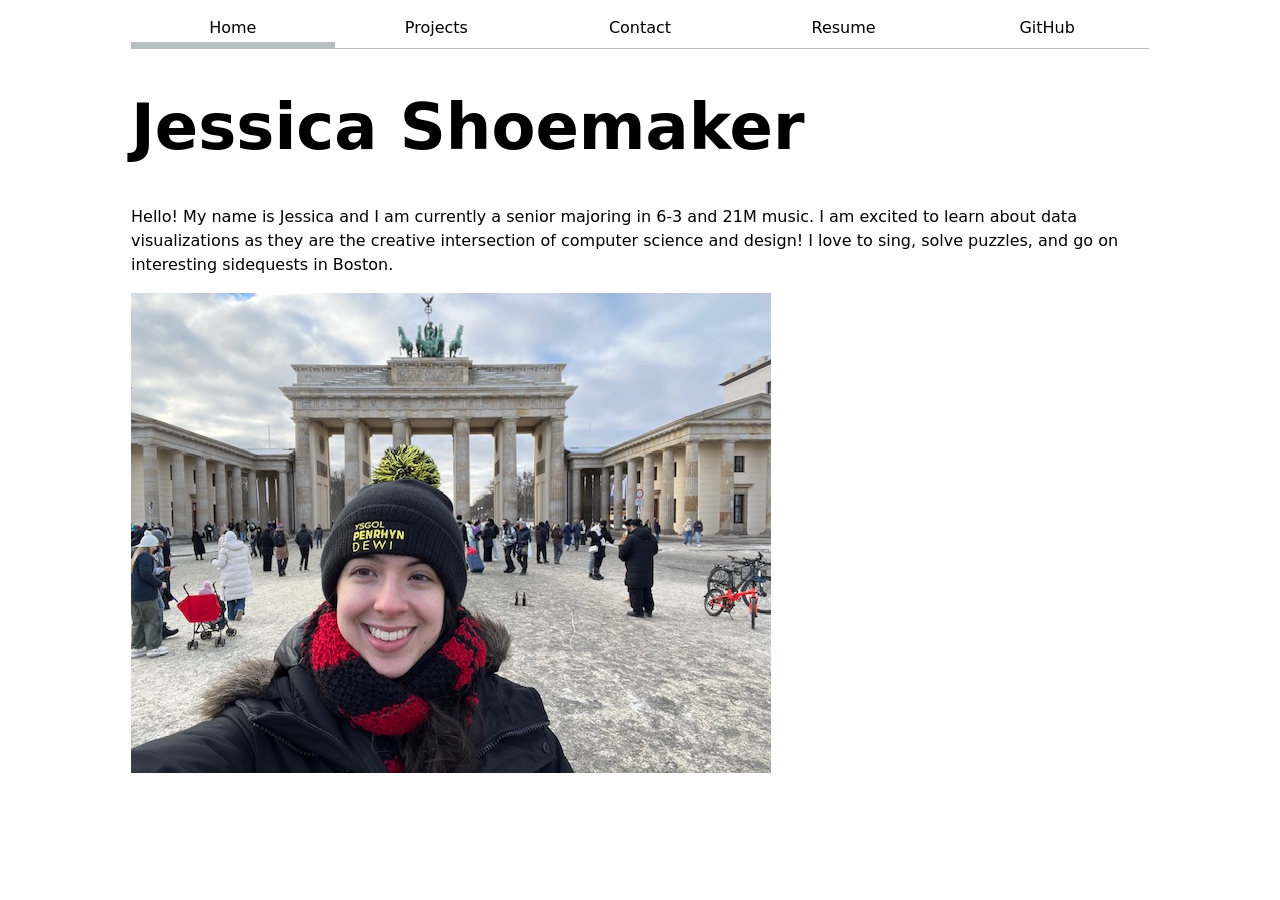
<file: index.html>
<!DOCTYPE html>
<html lang="en">
<head>
    <meta charset="UTF-8">
    <meta name="viewport" content="width=device-width, initial-scale=1.0">
    <title>Jessica Shoemaker: Personal site and portfolio</title>
    <link rel="stylesheet" href="style.css">
</head>
<body>
    <nav>
        <a href="index.html" class="current">Home</a>
        <a href="projects/index.html">Projects</a>
        <a href="contact/index.html">Contact</a>
        <a href="resume/index.html">Resume</a>
        <a href="https://github.com/jtshoe" target="_blank">GitHub</a>
    </nav>
    <h1>Jessica Shoemaker</h1>
    <p>Hello! My name is Jessica and I am currently a senior majoring in 6-3 and 21M music. I am excited to learn about data visualizations as they are the creative intersection of computer science and design! I love to sing, solve puzzles, and go on interesting sidequests in Boston. </p>
    <img src="images/brandenburggate.jpeg" alt="A picture of me at the Brandenburg Gate in Berlin this January">
</body>
</html>
</file>
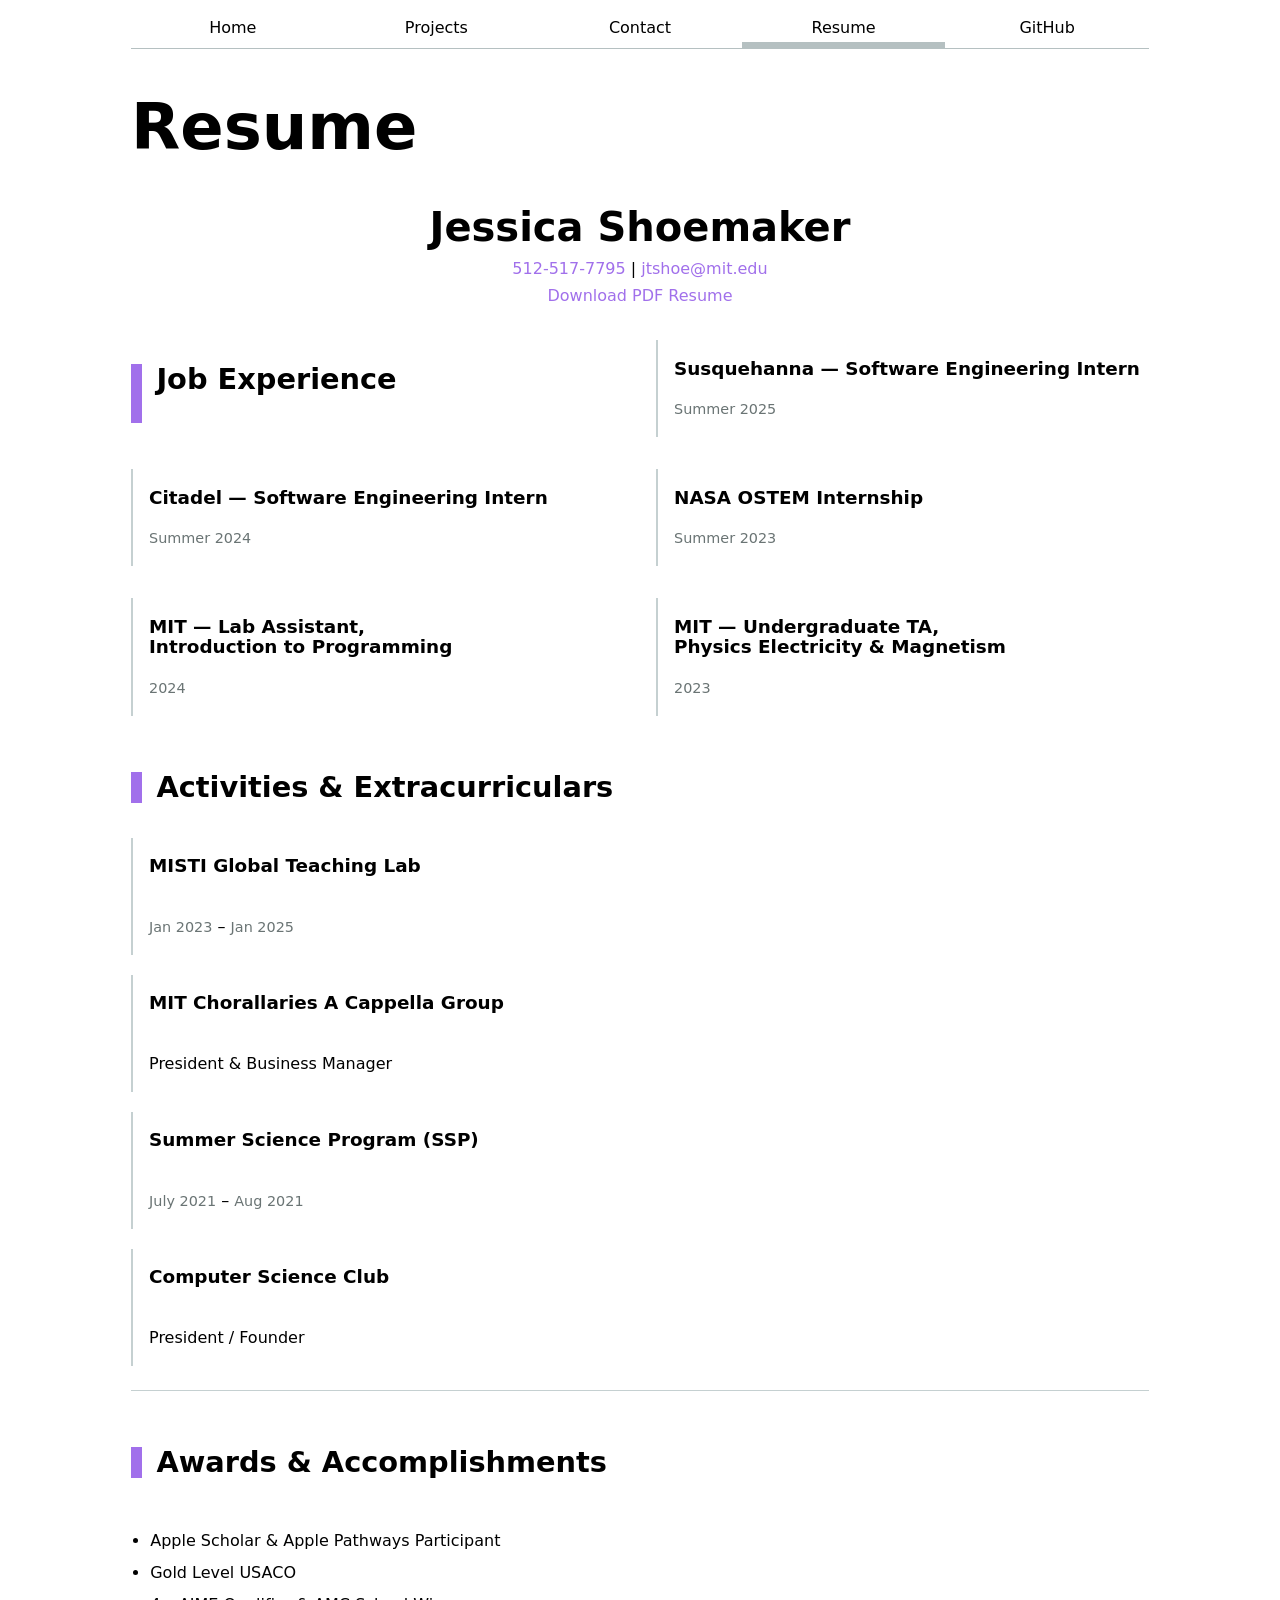
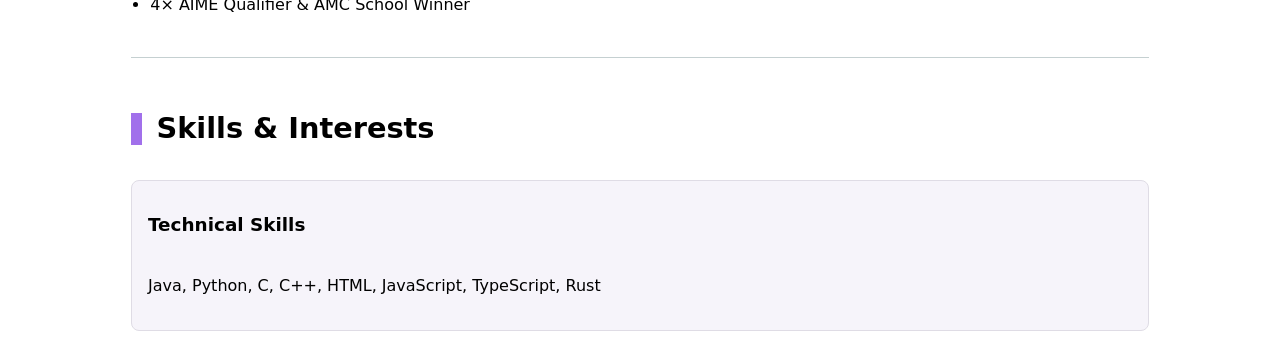
<file: resume/index.html>
<!DOCTYPE html>
<html lang="en">
<head>
    <meta charset="UTF-8">
    <meta name="viewport" content="width=device-width, initial-scale=1.0">
    <title>Resume</title>
    <link rel="stylesheet" href="../style.css">
</head>
<body>
    <nav>
    <a href="../index.html">Home</a>
    <a href="../projects/index.html">Projects</a>
    <a href="../contact/index.html">Contact</a>
    <a href="index.html" class="current">Resume </a>
    <a href="https://github.com/jtshoe" target="_blank">GitHub</a>
    </nav>
    <h1>Resume</h1>
    <header>
    <h1>Jessica Shoemaker</h1>
    <p>
    <a href="tel:15125177795">512-517-7795</a> |
    <a href="mailto:jtshoe@mit.edu">jtshoe@mit.edu</a>
    </p>
    <p>
    <a href="Resume.pdf" target="_blank">Download PDF Resume</a>
    </p>
    </header>

    <main>
    <h2>Job Experience</h2>


    <article>
    <header>
    <h3>Susquehanna — Software Engineering Intern</h3>
    <p><time datetime="2025-06">Summer 2025</time></p>
    </header>
    </article>


    <article>
    <header>
    <h3>Citadel — Software Engineering Intern</h3>
    <p><time datetime="2024-06">Summer 2024</time></p>
    </header>
    </article>


    <article>
    <header>
    <h3>NASA OSTEM Internship</h3>
    <p><time datetime="2023-06">Summer 2023</time></p>
    </header>
    </article>


    <article>
    <header>
    <h3>MIT — Lab Assistant, Introduction to Programming</h3>
    <p><time datetime="2024">2024</time></p>
    </header>
    </article>


    <article>
    <header>
    <h3>MIT — Undergraduate TA, Physics Electricity & Magnetism</h3>
    <p><time datetime="2023">2023</time></p>
    </header>
    </article>
    </section>


    <section>
    <h2>Activities & Extracurriculars</h2>


    <article>
    <h3>MISTI Global Teaching Lab</h3>
    <p><time datetime="2023-01">Jan 2023</time> – <time datetime="2025-01">Jan 2025</time></p>
    </article>


    <article>
    <h3>MIT Chorallaries A Cappella Group</h3>
    <p>President & Business Manager</p>
    </article>


    <article>
    <h3>Summer Science Program (SSP)</h3>
    <p><time datetime="2021-07">July 2021</time> – <time datetime="2021-08">Aug 2021</time></p>
    </article>


    <article>
    <h3>Computer Science Club</h3>
    <p>President / Founder</p>
    </article>
    </section>


    <section>
    <h2>Awards & Accomplishments</h2>


    <ul>
    <li>Apple Scholar & Apple Pathways Participant</li>
    <li>Gold Level USACO</li>
    <li>4× AIME Qualifier & AMC School Winner</li>
    </ul>
    </section>


    <section>
    <h2>Skills & Interests</h2>


    <article>
    <h3>Technical Skills</h3>
    <p>Java, Python, C, C++, HTML, JavaScript, TypeScript, Rust</p>
    </article>
    </section>


    </main>
</body>
</html>
</file>
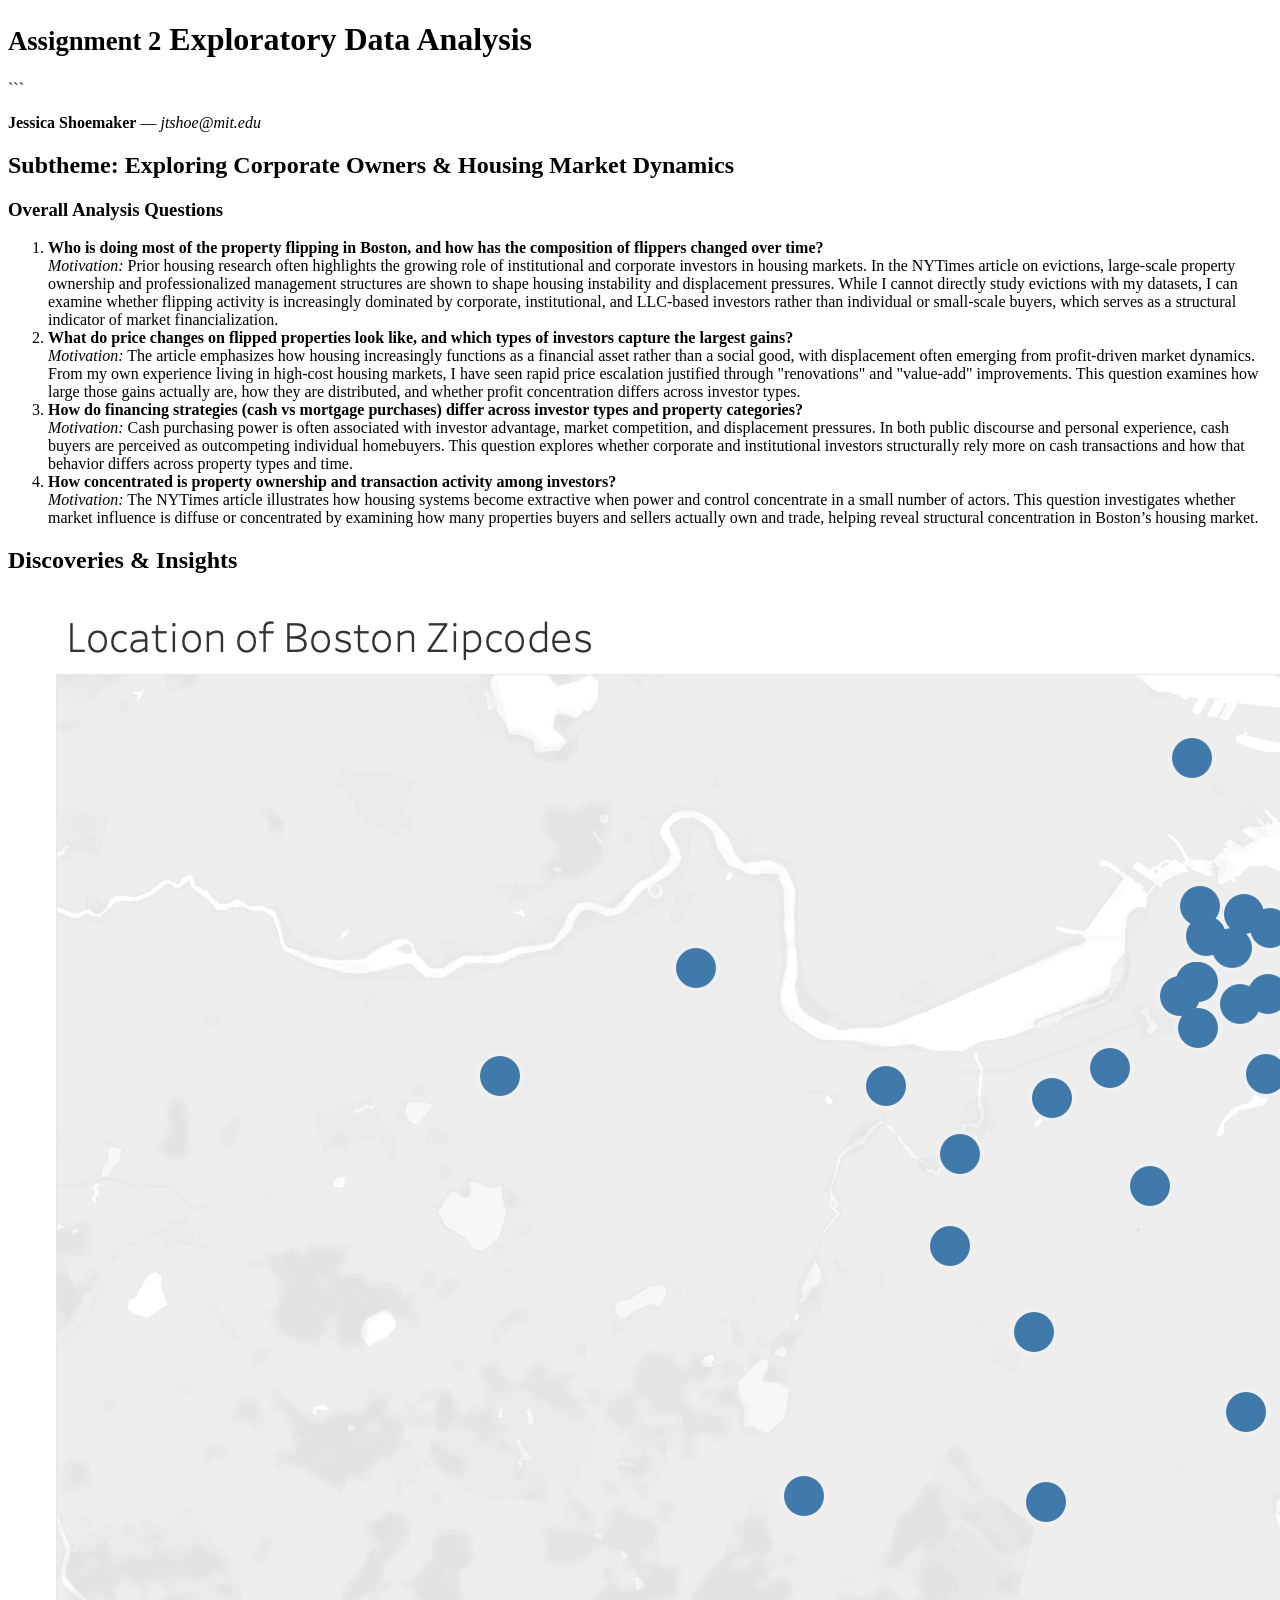
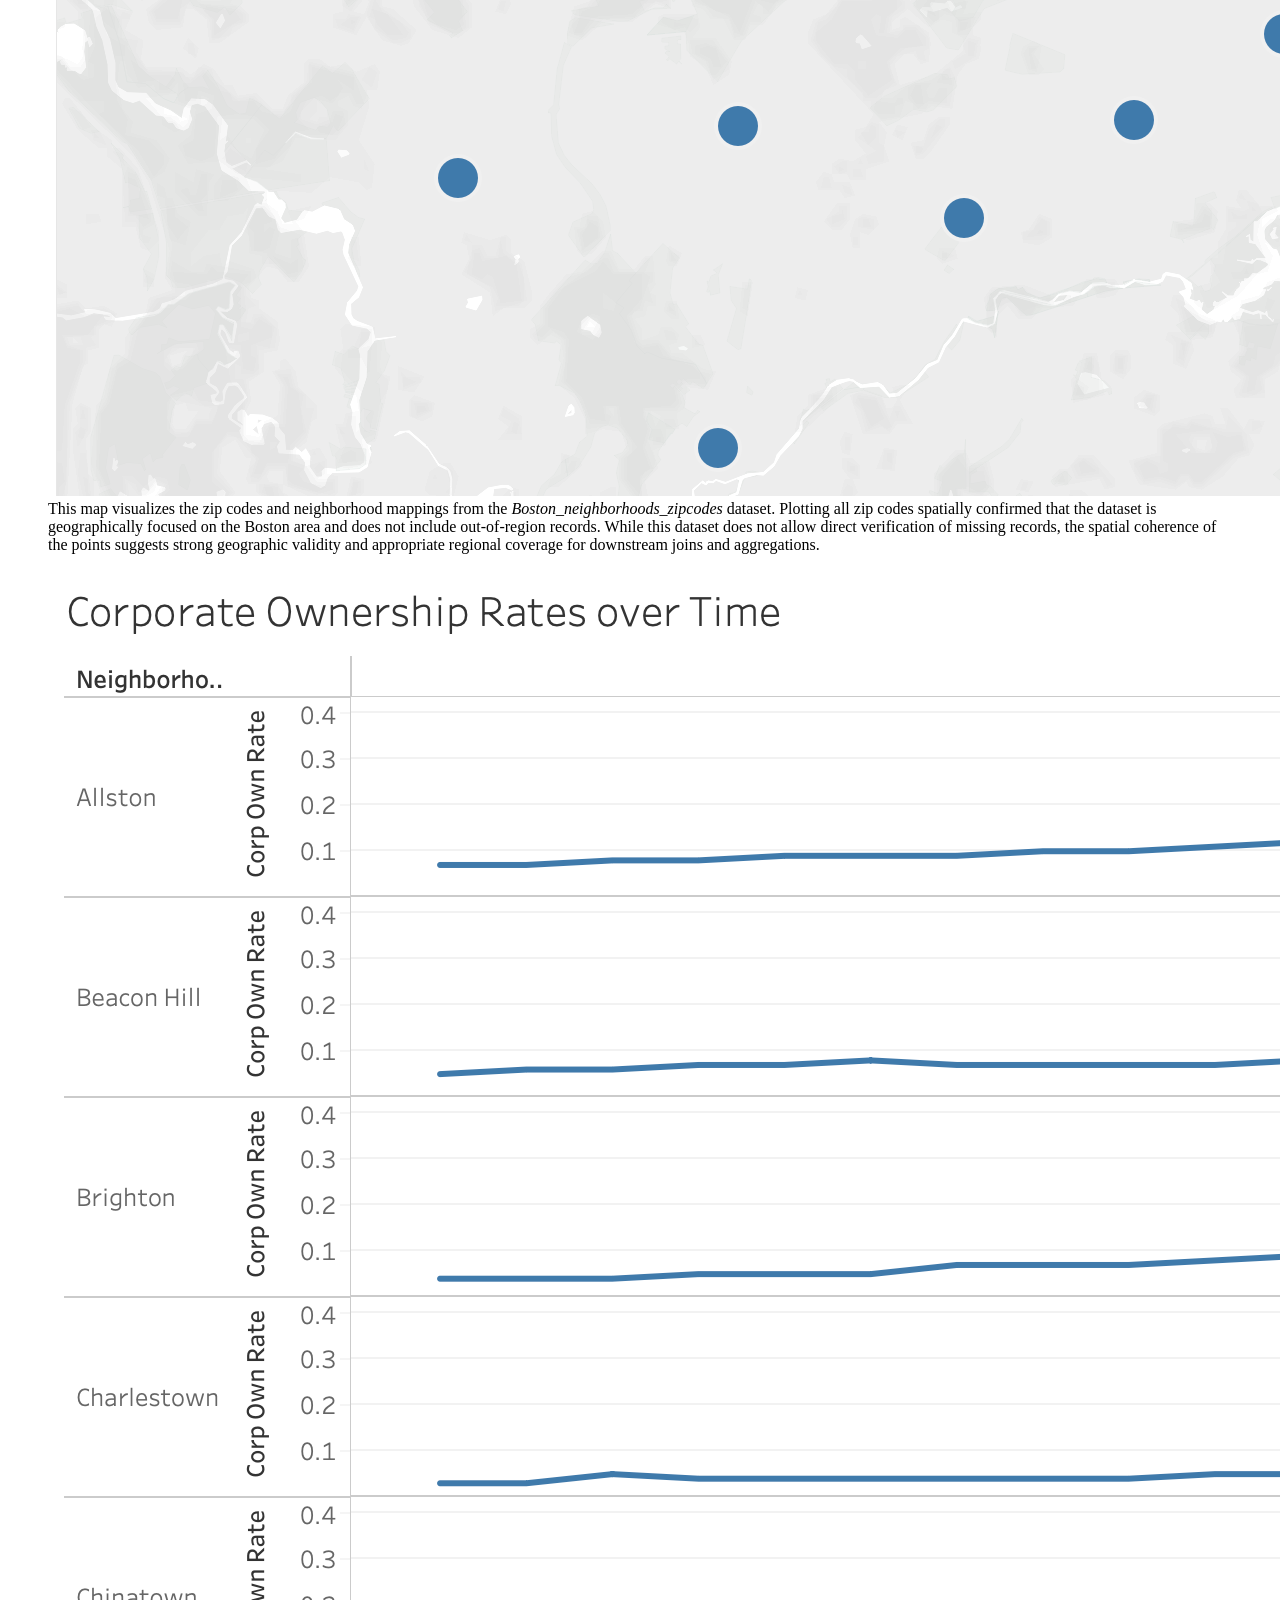
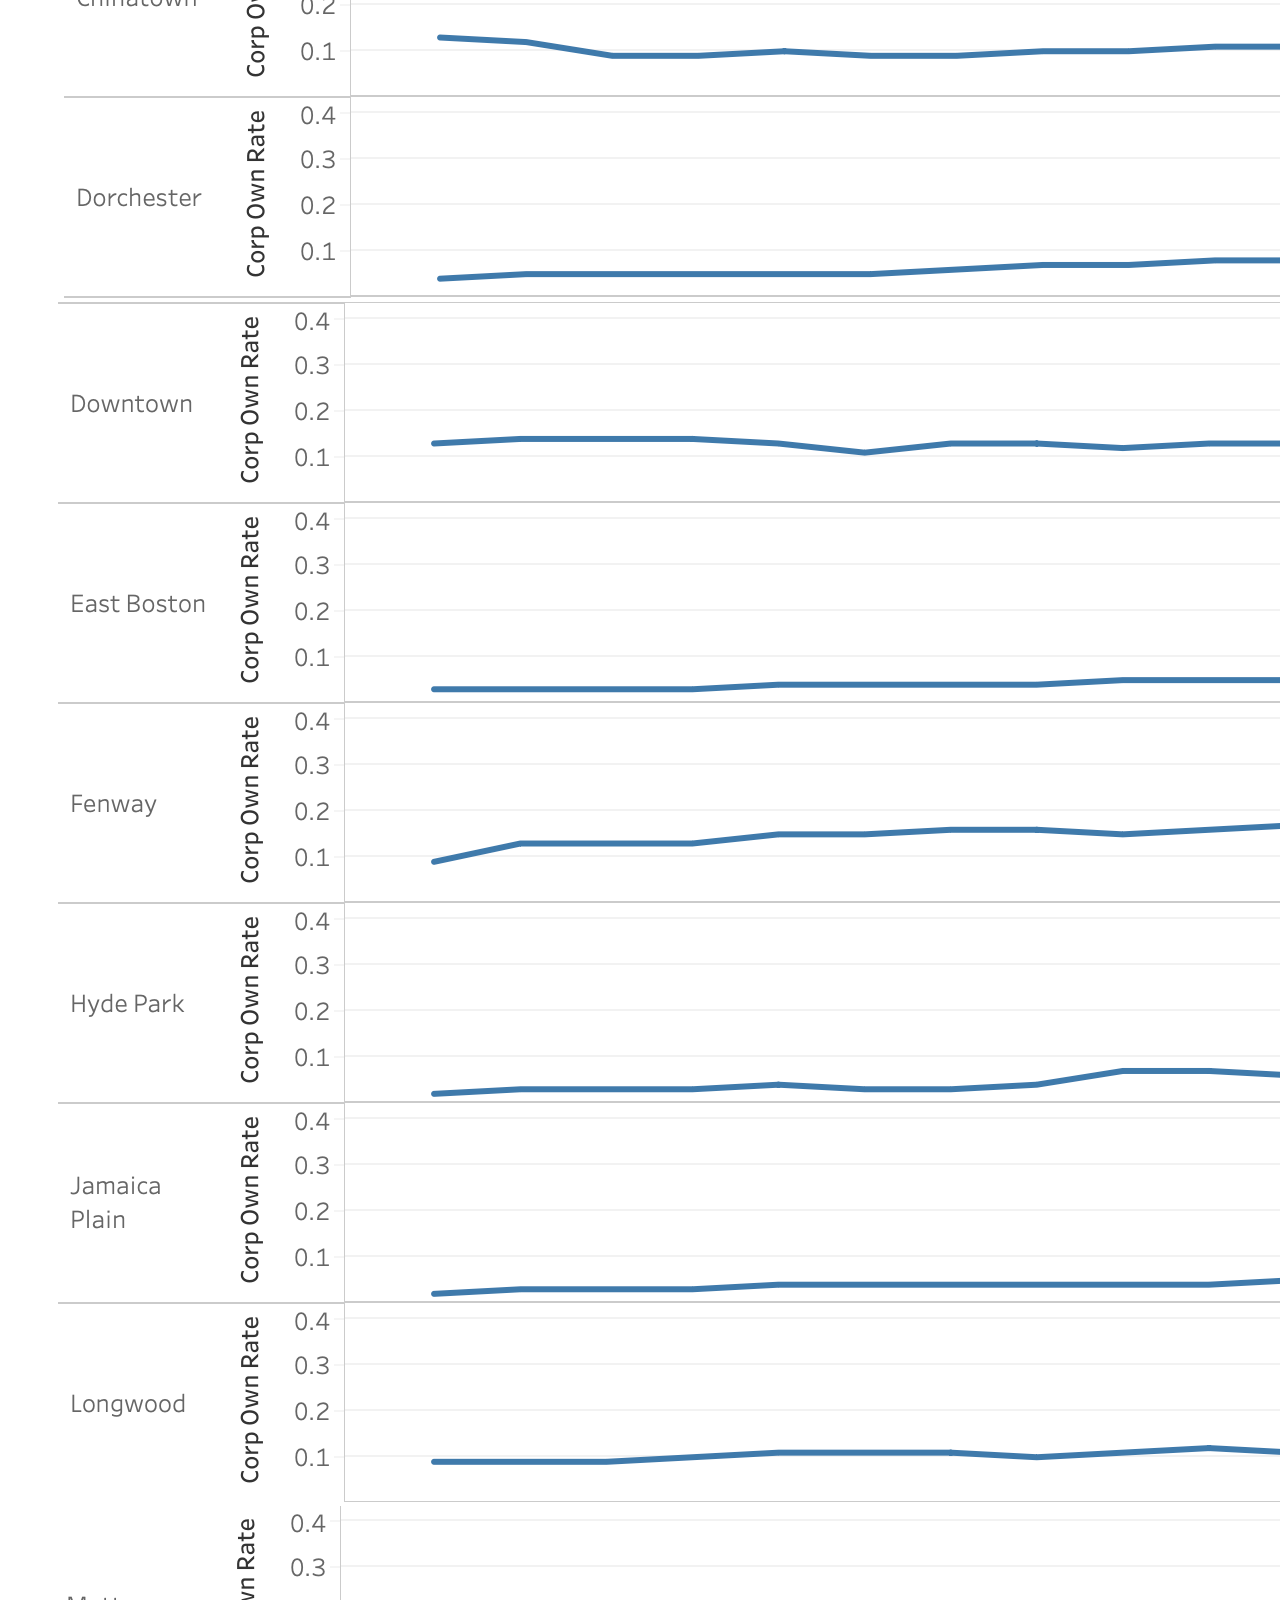
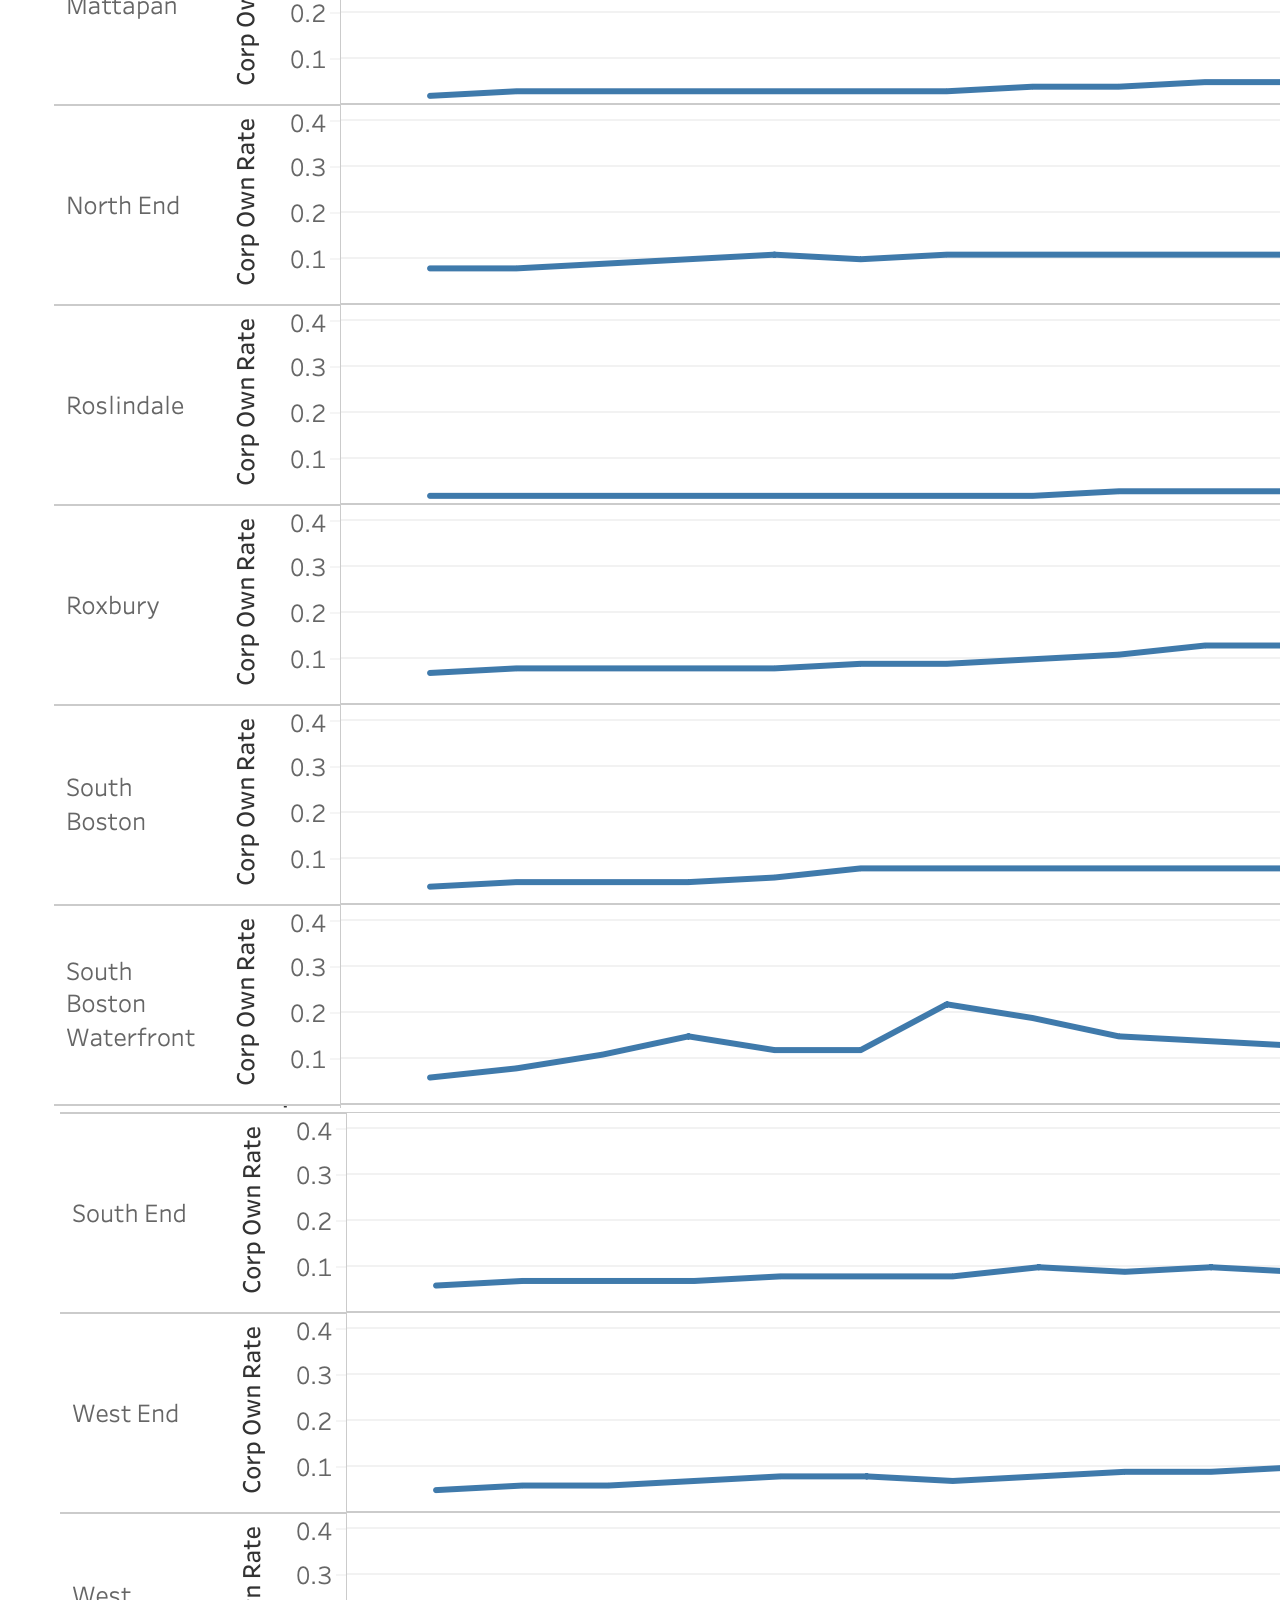
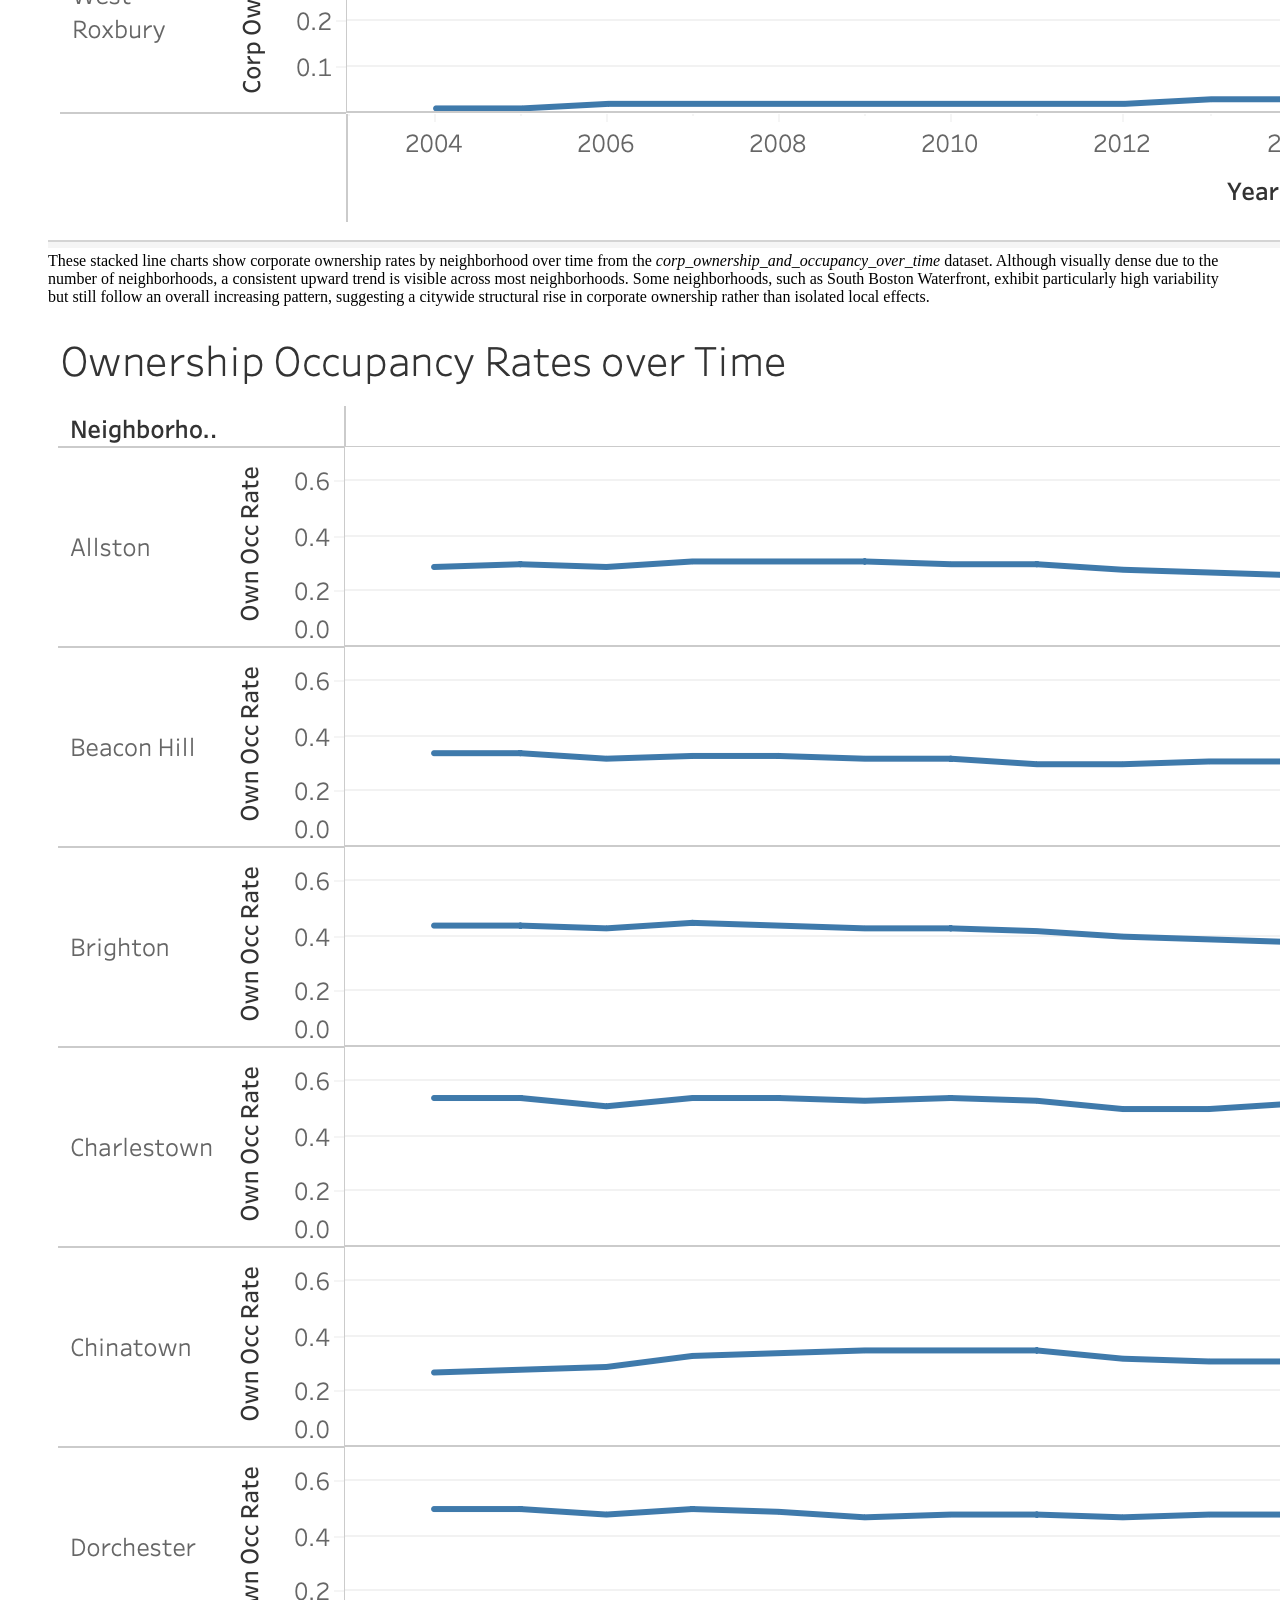
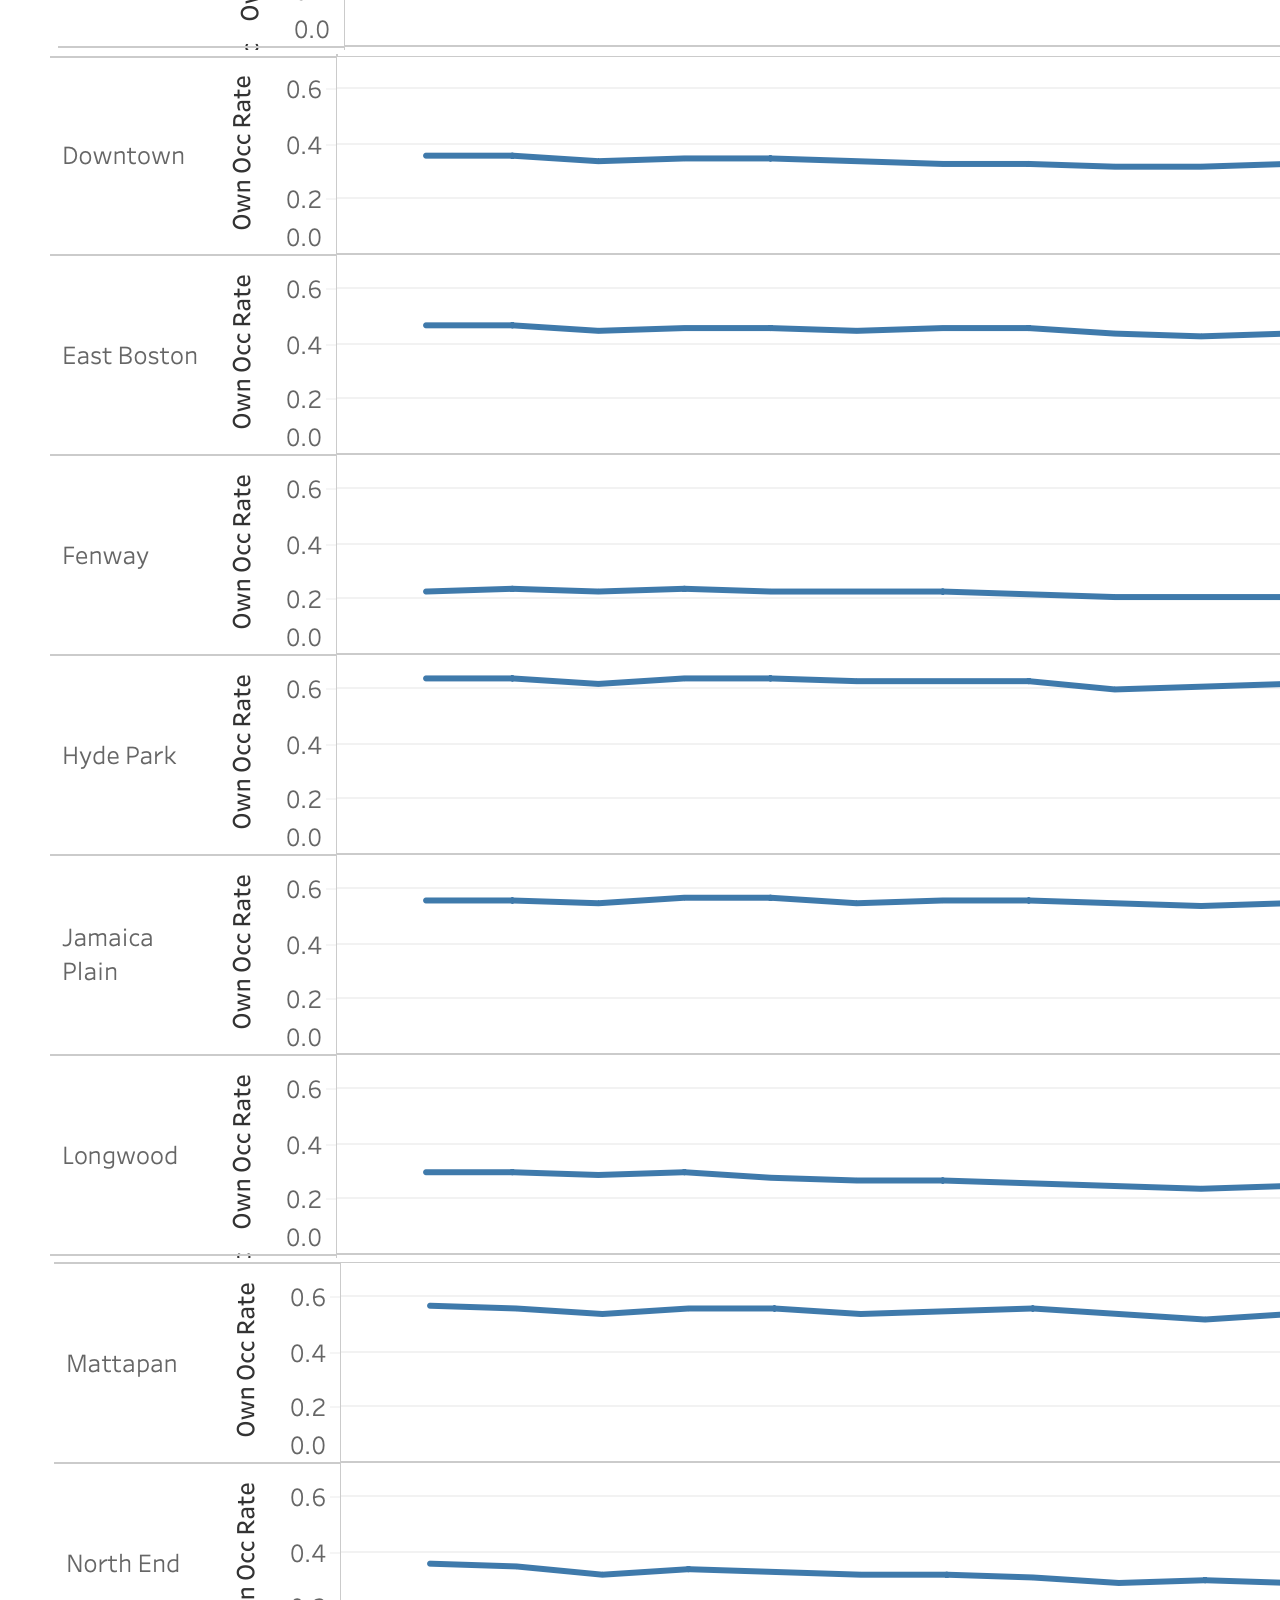
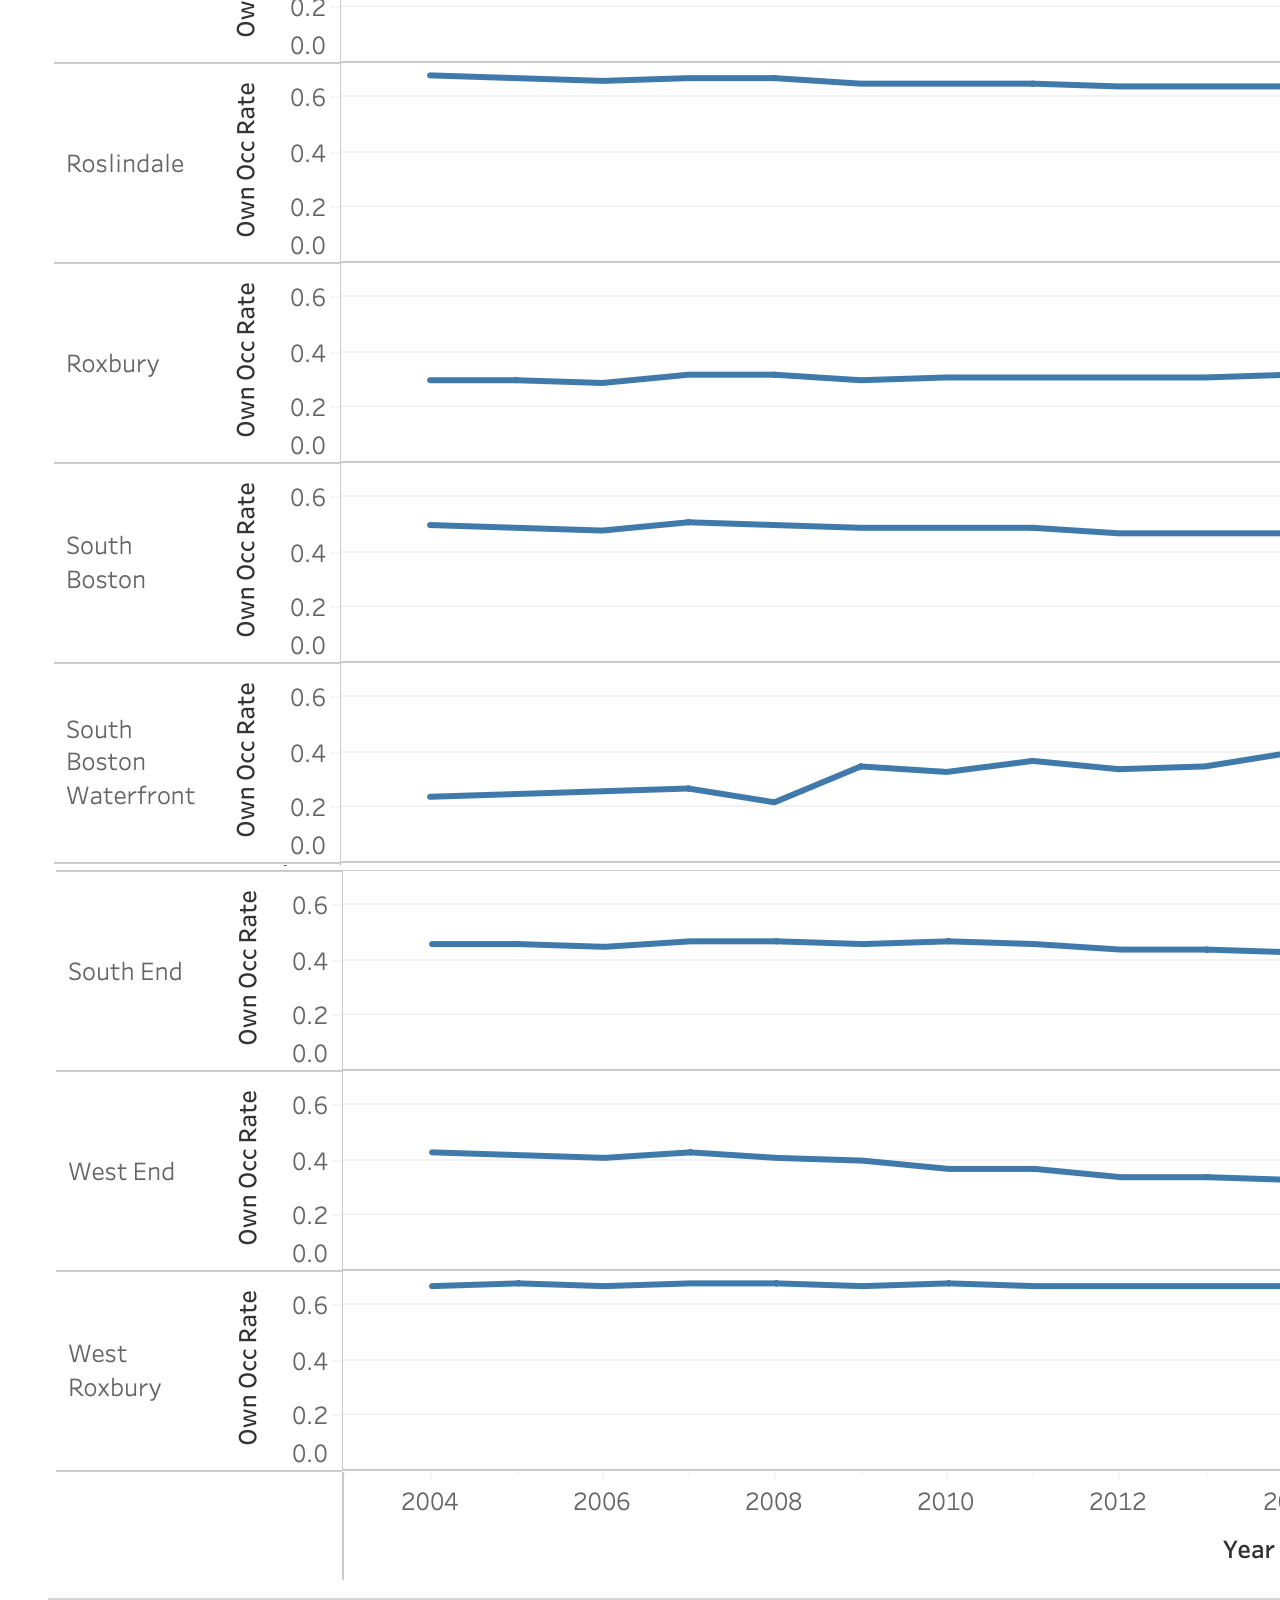
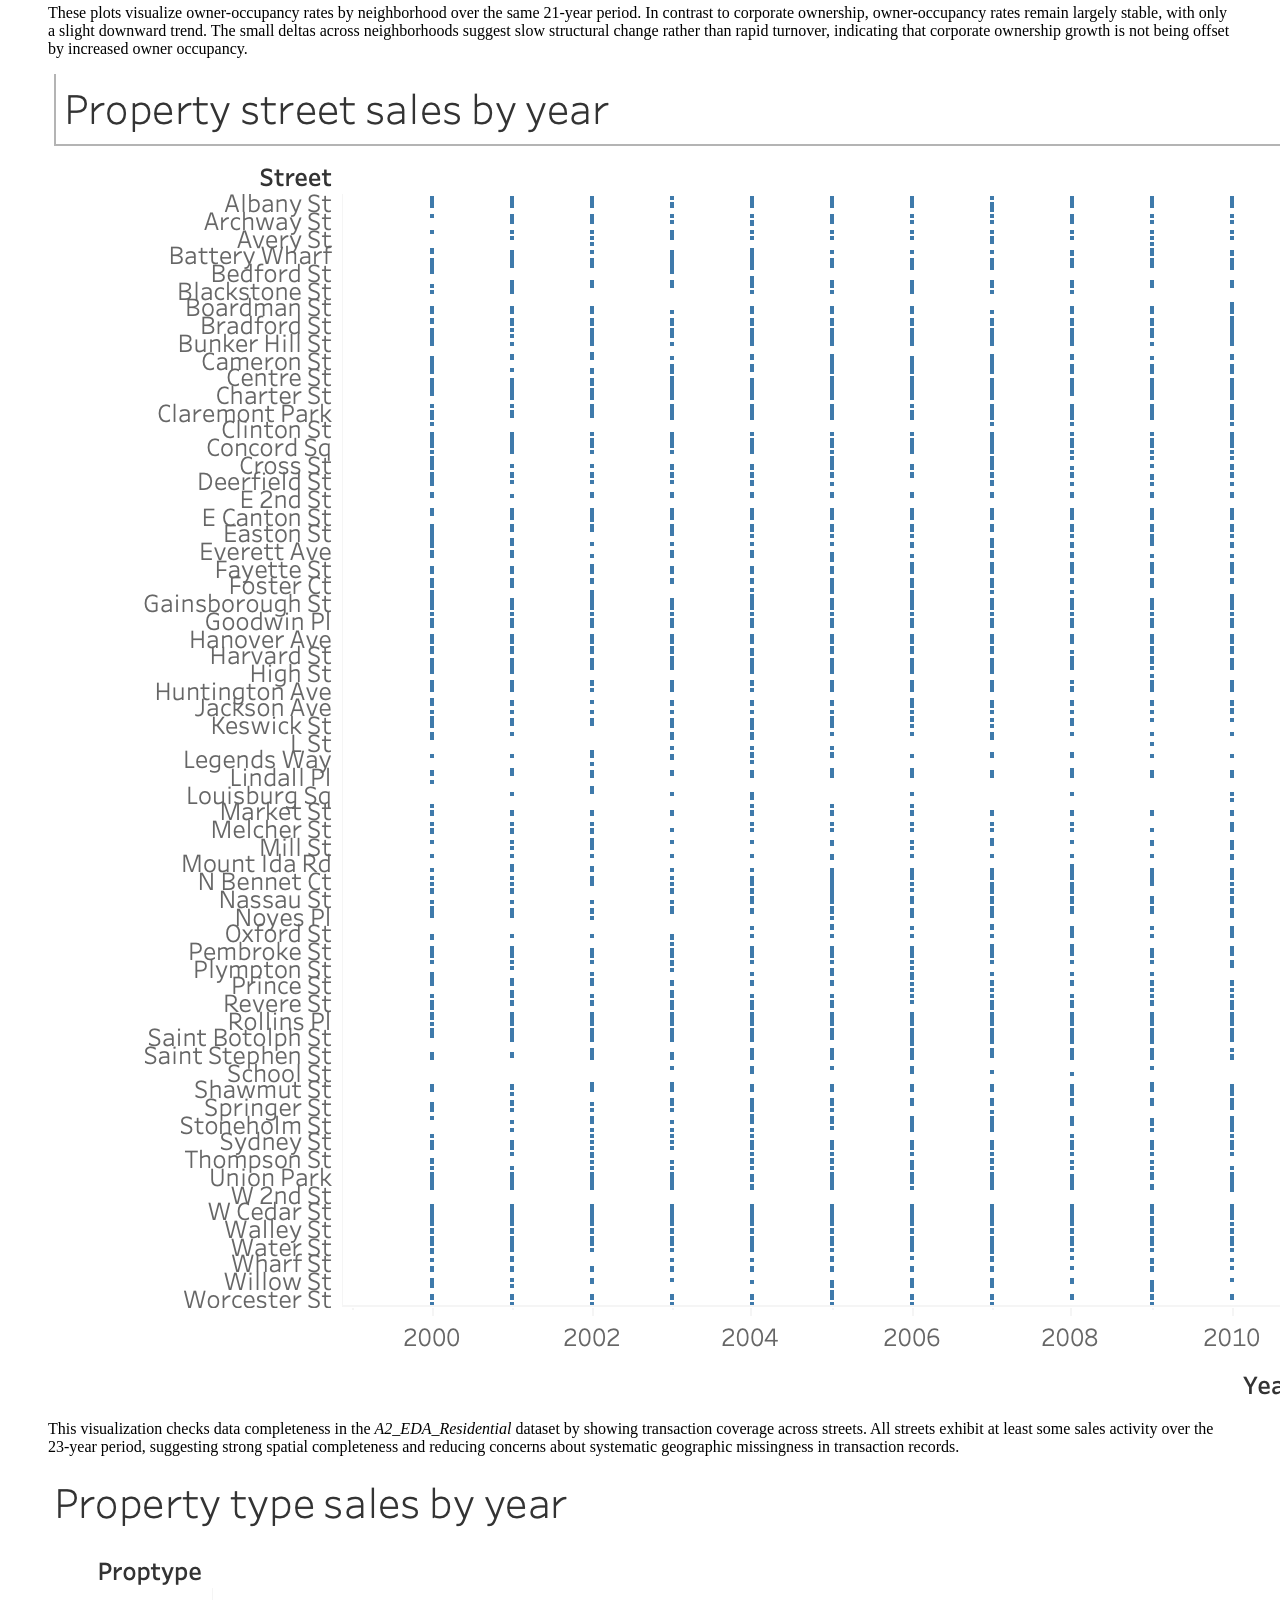
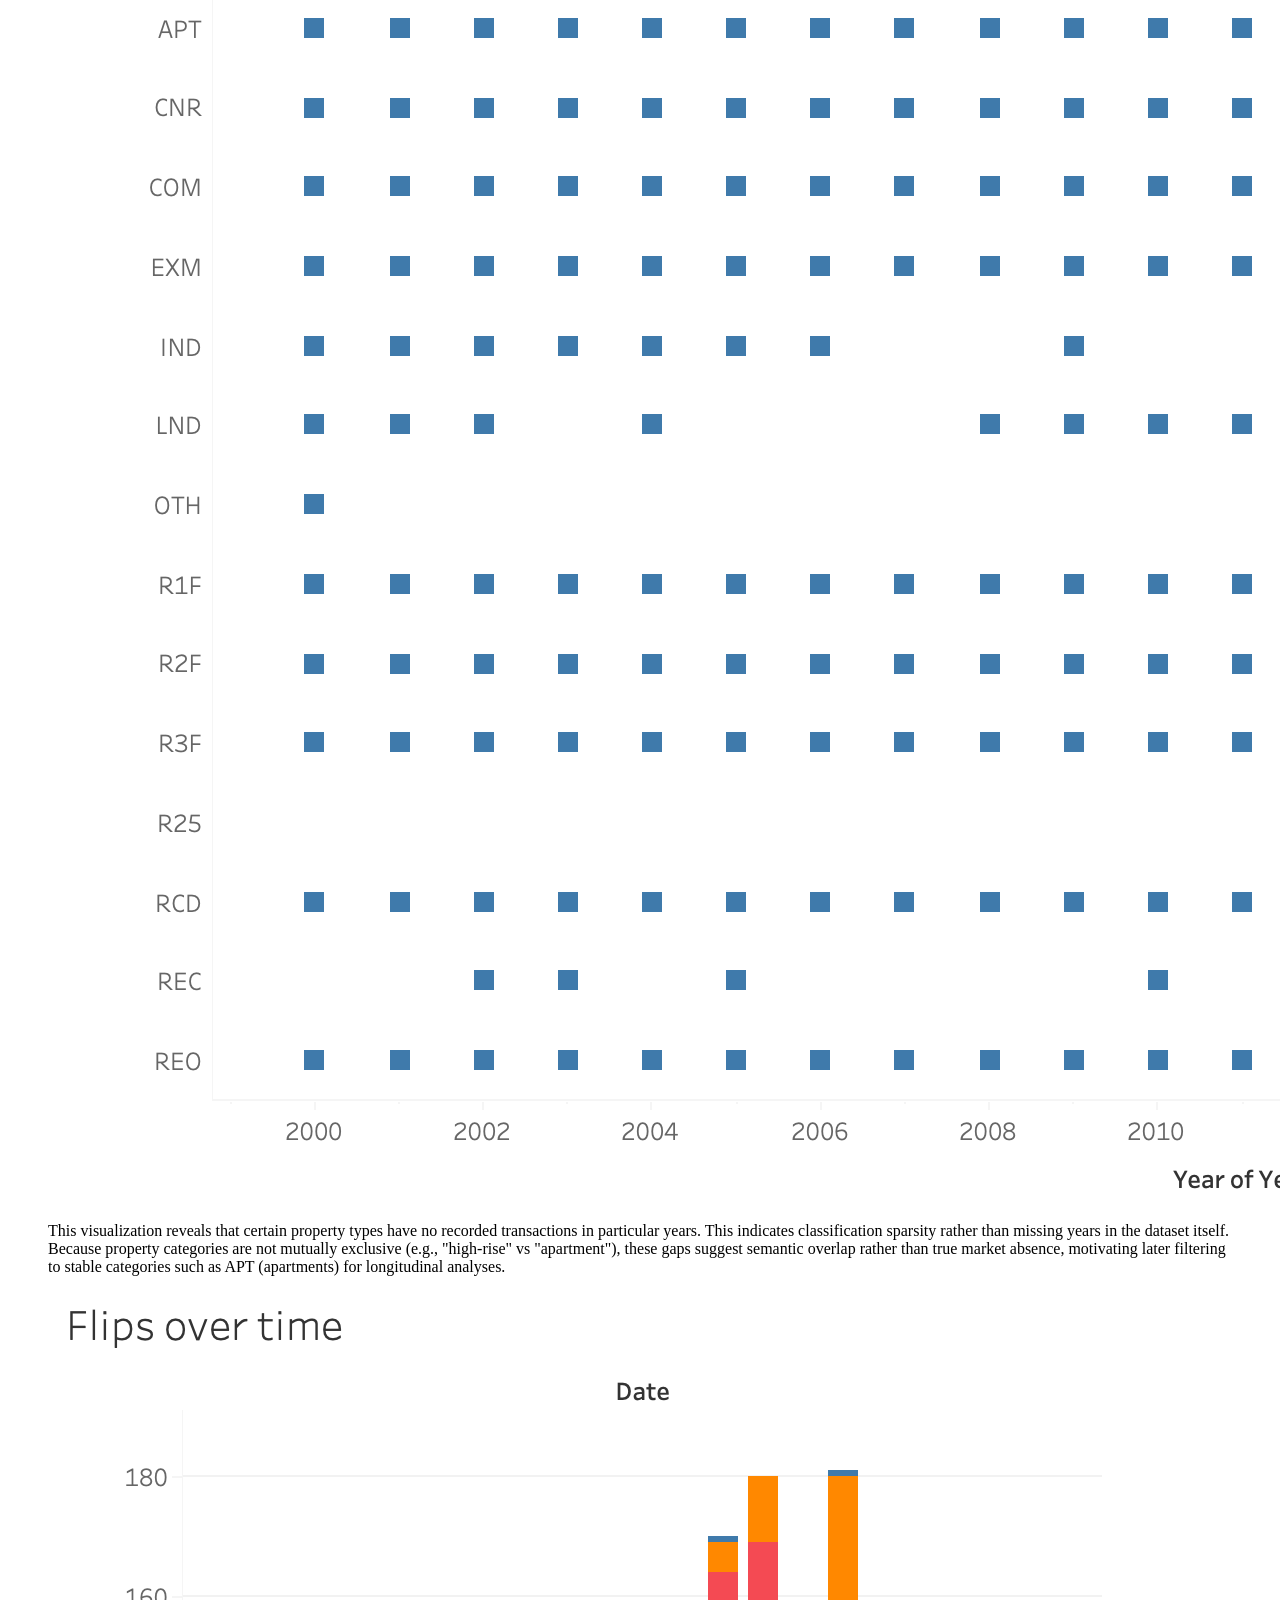
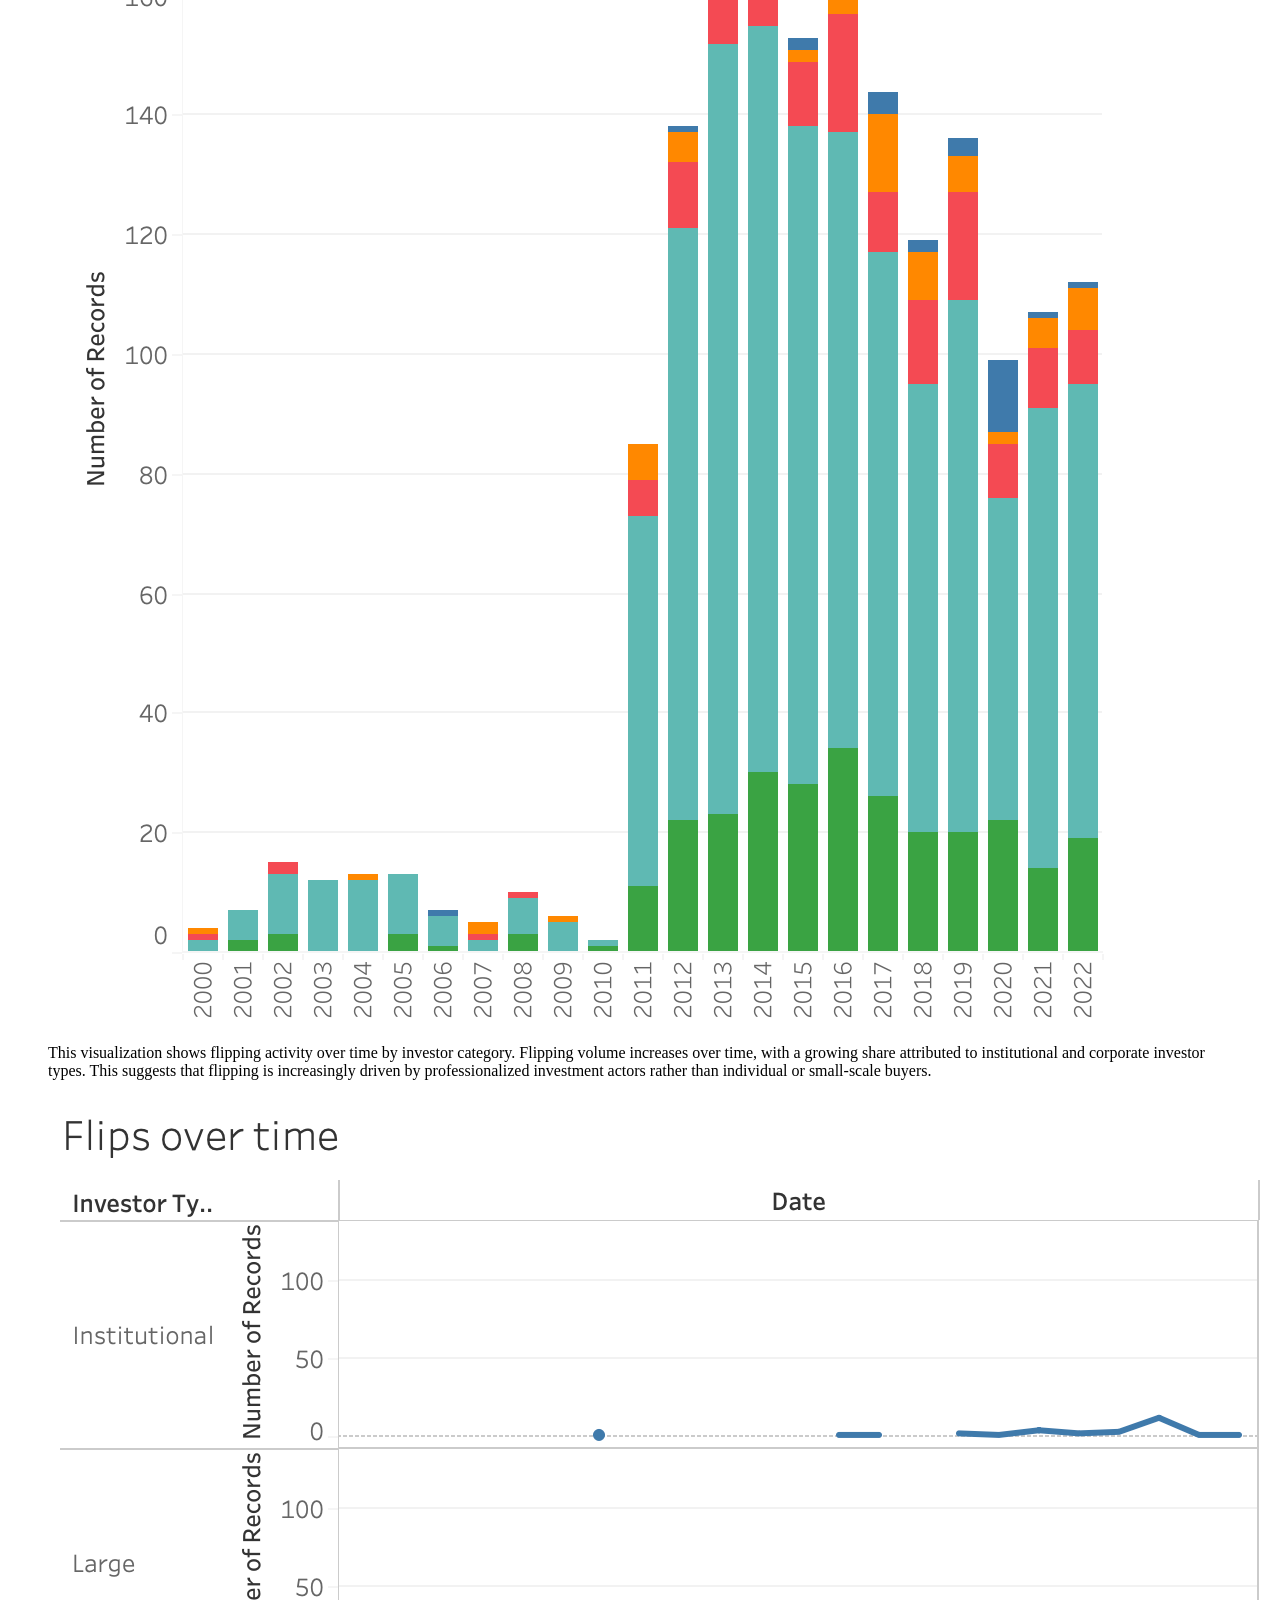
<file: projects/A2.html>
<!DOCTYPE HTML>

<html lang="en">
<head>
	<title>Vis & Society Assignment 2</title>
	<link rel="stylesheet" href="https://vis-society.github.io/assignments/report.css" />
</head>

<body>
	<header>
		<h1>
			<small>Assignment 2</small>
			Exploratory Data Analysis
		</h1>

```
	<p>
		<strong>Jessica Shoemaker</strong> — <em>jtshoe@mit.edu</em>
	</p>
</header>
<main>
	<section>
		<h2>Subtheme: Exploring Corporate Owners & Housing Market Dynamics</h2>

		<h3>Overall Analysis Questions</h3>
		<ol>
			<li><strong>Who is doing most of the property flipping in Boston, and how has the composition of flippers changed over time?</strong><br/>
			<em>Motivation:</em> Prior housing research often highlights the growing role of institutional and corporate investors in housing markets. In the NYTimes article on evictions, large-scale property ownership and professionalized management structures are shown to shape housing instability and displacement pressures. While I cannot directly study evictions with my datasets, I can examine whether flipping activity is increasingly dominated by corporate, institutional, and LLC-based investors rather than individual or small-scale buyers, which serves as a structural indicator of market financialization.</li>

			<li><strong>What do price changes on flipped properties look like, and which types of investors capture the largest gains?</strong><br/>
			<em>Motivation:</em> The article emphasizes how housing increasingly functions as a financial asset rather than a social good, with displacement often emerging from profit-driven market dynamics. From my own experience living in high-cost housing markets, I have seen rapid price escalation justified through "renovations" and "value-add" improvements. This question examines how large those gains actually are, how they are distributed, and whether profit concentration differs across investor types.</li>

			<li><strong>How do financing strategies (cash vs mortgage purchases) differ across investor types and property categories?</strong><br/>
			<em>Motivation:</em> Cash purchasing power is often associated with investor advantage, market competition, and displacement pressures. In both public discourse and personal experience, cash buyers are perceived as outcompeting individual homebuyers. This question explores whether corporate and institutional investors structurally rely more on cash transactions and how that behavior differs across property types and time.</li>

			<li><strong>How concentrated is property ownership and transaction activity among investors?</strong><br/>
			<em>Motivation:</em> The NYTimes article illustrates how housing systems become extractive when power and control concentrate in a small number of actors. This question investigates whether market influence is diffuse or concentrated by examining how many properties buyers and sellers actually own and trade, helping reveal structural concentration in Boston’s housing market.</li>
		</ol>
	</section>

	<section>
		<h2>Discoveries & Insights</h2>

		<figure>
			<img src="zipcodemap.png" alt="Boston Zip Code Map" />
			<figcaption>
			This map visualizes the zip codes and neighborhood mappings from the <em>Boston_neighborhoods_zipcodes</em> dataset. Plotting all zip codes spatially confirmed that the dataset is geographically focused on the Boston area and does not include out-of-region records. While this dataset does not allow direct verification of missing records, the spatial coherence of the points suggests strong geographic validity and appropriate regional coverage for downstream joins and aggregations.
			</figcaption>
		</figure>

		<figure>
			<img src="corp_owner1.png" alt="Corporate ownership trends 1" />
			<img src="corp_owner2.png" alt="Corporate ownership trends 2" />
			<img src="corp_owner3.png" alt="Corporate ownership trends 3" />
			<img src="corp_owner4.png" alt="Corporate ownership trends 4" />
			<figcaption>
			These stacked line charts show corporate ownership rates by neighborhood over time from the <em>corp_ownership_and_occupancy_over_time</em> dataset. Although visually dense due to the number of neighborhoods, a consistent upward trend is visible across most neighborhoods. Some neighborhoods, such as South Boston Waterfront, exhibit particularly high variability but still follow an overall increasing pattern, suggesting a citywide structural rise in corporate ownership rather than isolated local effects.
			</figcaption>
		</figure>

		<figure>
			<img src="ownership_occ1.png" alt="Owner occupancy trends 1" />
			<img src="ownership_occ2.png" alt="Owner occupancy trends 2" />
			<img src="ownership_occ3.png" alt="Owner occupancy trends 3" />
			<img src="ownership_occ4.png" alt="Owner occupancy trends 4" />
			<figcaption>
			These plots visualize owner-occupancy rates by neighborhood over the same 21-year period. In contrast to corporate ownership, owner-occupancy rates remain largely stable, with only a slight downward trend. The small deltas across neighborhoods suggest slow structural change rather than rapid turnover, indicating that corporate ownership growth is not being offset by increased owner occupancy.
			</figcaption>
		</figure>

		<figure>
			<img src="streetsales.png" alt="Street-level sales coverage" />
			<figcaption>
			This visualization checks data completeness in the <em>A2_EDA_Residential</em> dataset by showing transaction coverage across streets. All streets exhibit at least some sales activity over the 23-year period, suggesting strong spatial completeness and reducing concerns about systematic geographic missingness in transaction records.
			</figcaption>
		</figure>

		<figure>
			<img src="proptypesales.png" alt="Property type sales gaps" />
			<figcaption>
			This visualization reveals that certain property types have no recorded transactions in particular years. This indicates classification sparsity rather than missing years in the dataset itself. Because property categories are not mutually exclusive (e.g., "high-rise" vs "apartment"), these gaps suggest semantic overlap rather than true market absence, motivating later filtering to stable categories such as APT (apartments) for longitudinal analyses.
			</figcaption>
		</figure>

		<figure>
			<img src="flipsovertime.png" alt="Flips over time" />
			<figcaption>
			This visualization shows flipping activity over time by investor category. Flipping volume increases over time, with a growing share attributed to institutional and corporate investor types. This suggests that flipping is increasingly driven by professionalized investment actors rather than individual or small-scale buyers.
			</figcaption>
		</figure>

		<figure>
			<img src="flips2.png" alt="Flips by investor type" />
			<figcaption>
			Using a consistent y-axis scale reveals structural differences between investor types. Some categories show gaps (years with no flips), indicating episodic participation, while others show sustained continuous activity, suggesting long-term institutional market presence rather than opportunistic engagement.
			</figcaption>
		</figure>

		<figure>
			<img src="question2_1.png" alt="Price difference distribution" />
			<figcaption>
			This histogram shows price differences on flipped properties, colored by investor type. Non-investors dominate in count, but institutional and corporate actors appear in higher-value bins more frequently. This suggests profit concentration rather than volume dominance among larger investors.
			</figcaption>
		</figure>

		<figure>
			<img src="question2_2.png" alt="Price difference post-2016" />
			<figcaption>
			Restricting the data to 2016–2022 reveals a strong clustering of flips in lower price-difference bins, with sharper peaks around moderate gains. This reflects post-2016 market tightening, where profit opportunities compress while volume remains high.
			</figcaption>
		</figure>

		<figure>
			<img src="cash_sale.png" alt="Cash sale trends" />
			<figcaption>
			This visualization shows cash purchases by property type over time. Cash transactions increase steadily, particularly in investor-dominated categories, indicating rising capital-driven competition and reduced reliance on mortgage financing among professional buyers.
			</figcaption>
		</figure>

		<figure>
			<img src="cash_sale2.png" alt="Cash vs mortgage distribution" />
			<figcaption>
			This box-and-whisker plot compares price distributions for cash and mortgage transactions across investor types. Cash purchases show tighter spreads for most investor types, suggesting standardized acquisition strategies, while institutional investors display larger variance, reflecting scale-driven market flexibility.
			</figcaption>
		</figure>

		<figure>
			<img src="pricediff.png" alt="Investor concentration" />
			<figcaption>
			This scatter plot shows buyer purchase volume versus price gains, sized by total ownership. The visualization reveals strong concentration: a small number of actors control large property portfolios and capture disproportionately large gains, indicating structural market consolidation rather than dispersed participation.
			</figcaption>
		</figure>

	</section>

	<section>

		<h2>Summary</h2>
		<p>
			Rather than treating each visualization as a standalone finding, this project uses each result to generate deeper lines of inquiry: How does investor dominance differ across neighborhoods and property types? Are profit gains driven by scale, financing strategies, or timing advantages? Do corporate actors behave uniformly, or do distinct investor classes exhibit different market logics? How do ownership concentration and transaction volume interact to produce market power? These follow-up questions move the analysis beyond descriptive patterns toward systemic interpretation, enabling richer insight into how financialization, capital access, and institutional participation reshape housing markets over time.
		</p>
		<p>
		This exploratory analysis reveals a housing market increasingly shaped by corporate, institutional, and large-scale investors rather than individual owner-occupants. Corporate ownership rates rise consistently across neighborhoods, while owner-occupancy remains largely static. Flipping activity shows growing institutional dominance, with profit gains increasingly concentrated among large investors. Financing strategies further reinforce structural power imbalances, as cash transactions become more common among professional buyers. Finally, ownership and transaction concentration patterns indicate that market influence is held by a relatively small number of actors. Together, these patterns suggest a financialized housing system where property functions primarily as an investment vehicle, with implications for affordability, stability, and long-term community displacement.
		</p>
	</section>
</main>
```

</body>
</html>
</file>
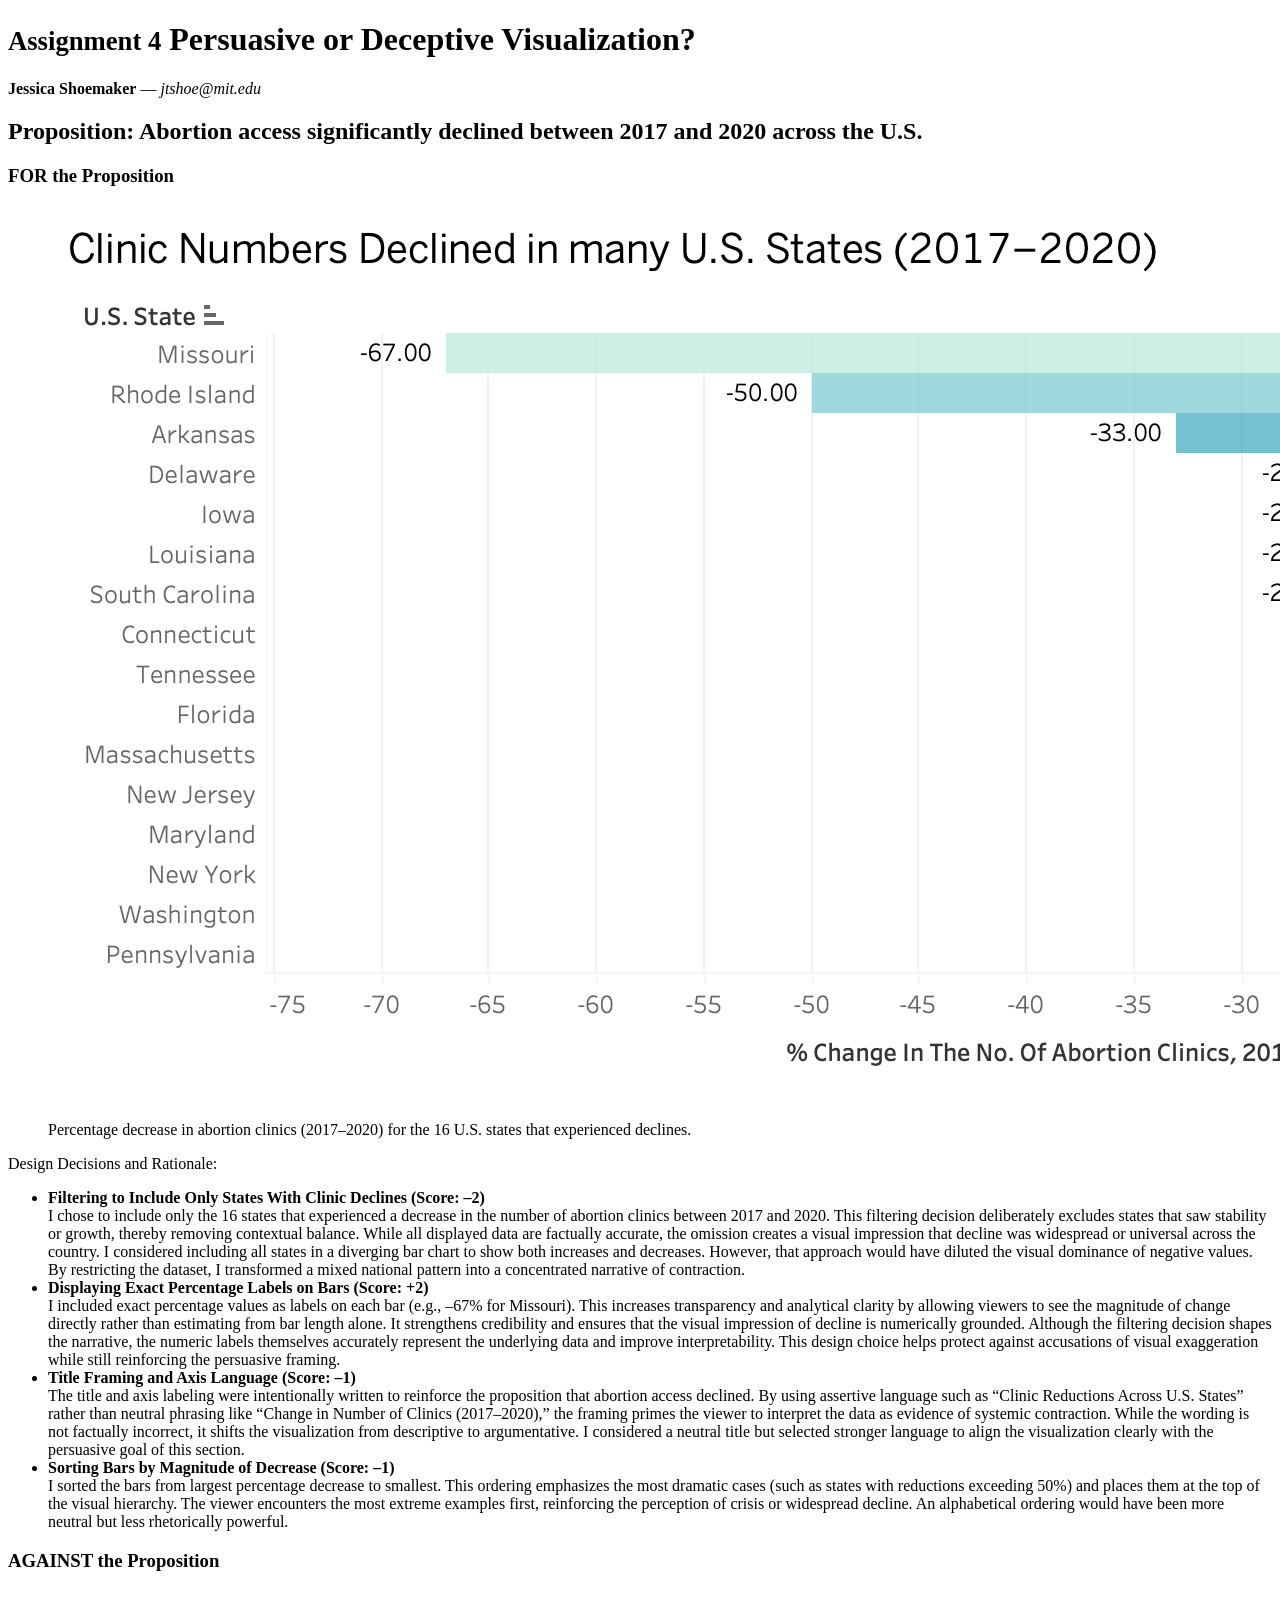
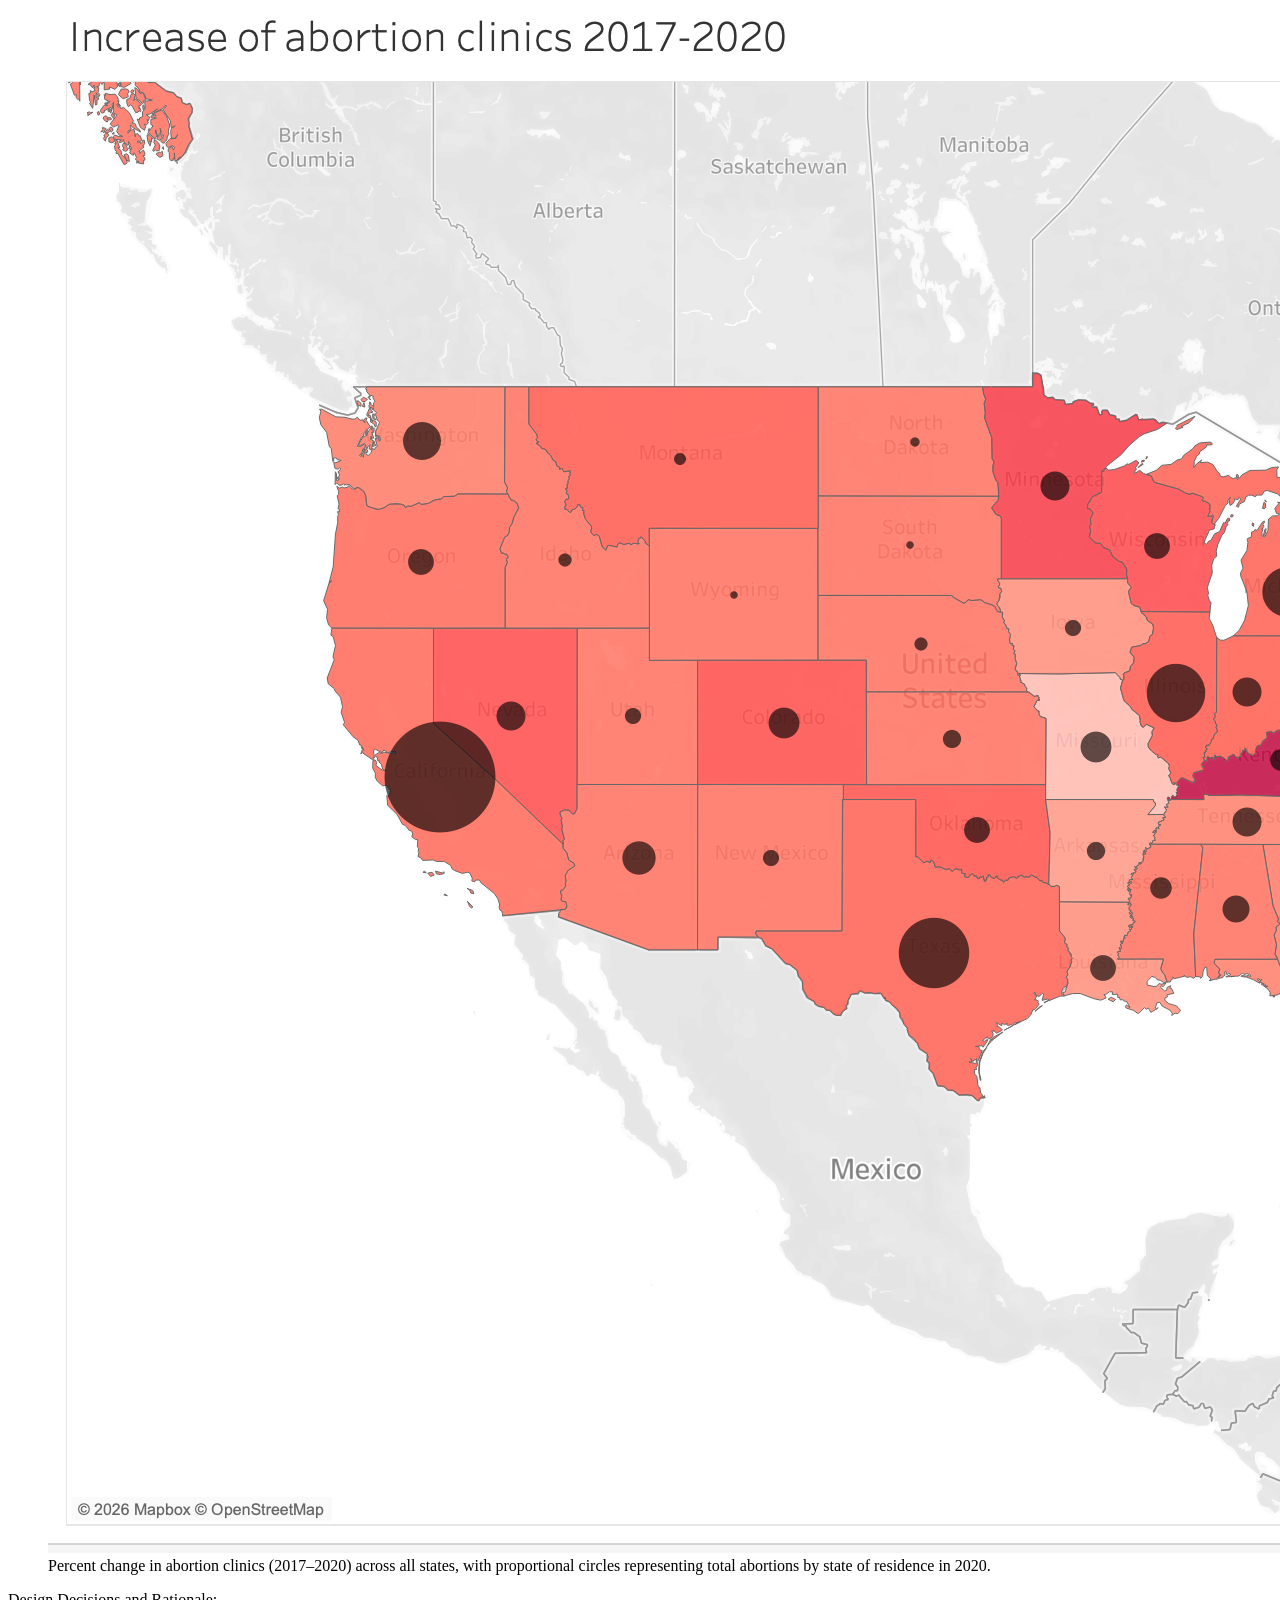
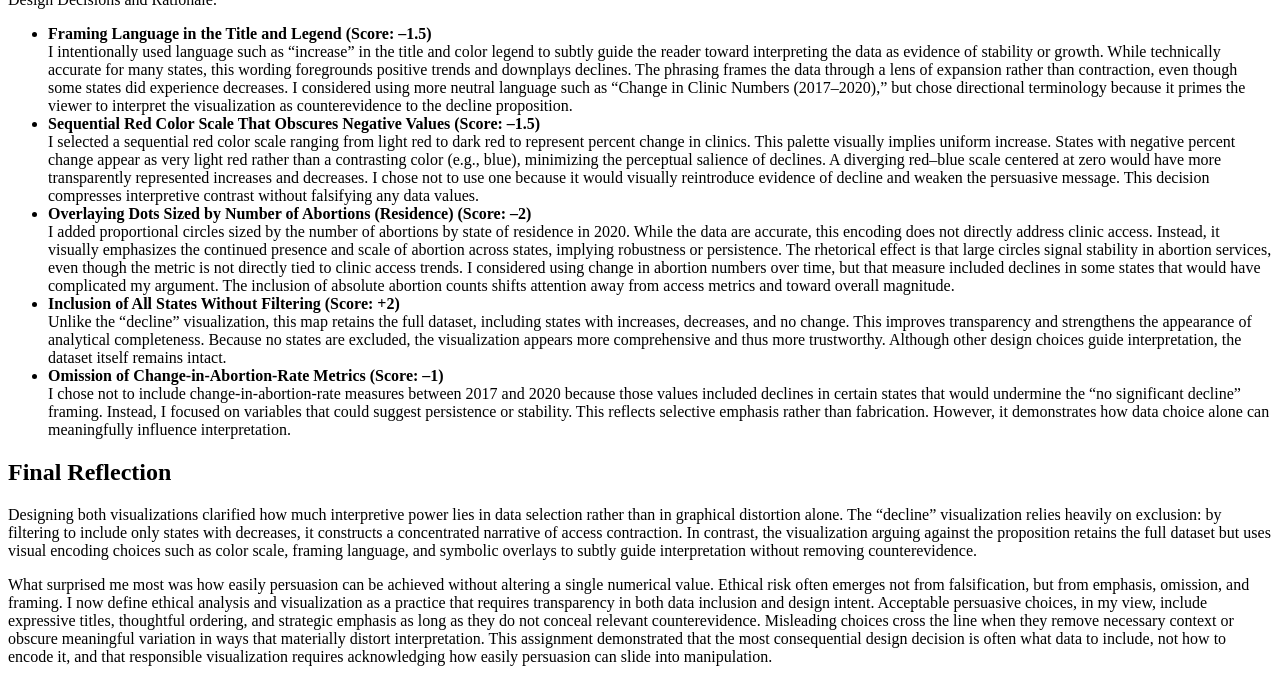
<file: projects/A4.html>
<!DOCTYPE HTML>
<html lang="en">
<head>
	<title>Vis & Society Assignment 4</title>
	<link rel="stylesheet" href="https://vis-society.github.io/assignments/report.css" />
</head>

<body>
	<header>
		<h1>
			<small>Assignment 4</small>
			Persuasive or Deceptive Visualization?
		</h1>

		<p>
			<strong>Jessica Shoemaker</strong> — <em>jtshoe@mit.edu</em>
		</p>
	</header>

	<main>
    <h2>Proposition: Abortion access significantly declined between 2017 and 2020 across the U.S.</h2>

		<section>
      <h3>FOR the Proposition</h3>

      <figure>
				<img src="AbortionDecrease.png" alt="Bar chart showing percentage decrease in abortion clinics for selected states." />
				<figcaption>
					Percentage decrease in abortion clinics (2017–2020) for the 16 U.S. states that experienced declines.
				</figcaption>
			</figure>

			<p>
				Design Decisions and Rationale:
			</p>

			<ul>
				<li>
					<strong>Filtering to Include Only States With Clinic Declines (Score: –2)</strong><br>
					I chose to include only the 16 states that experienced a decrease in the number of abortion clinics between 2017 and 2020. This filtering decision deliberately excludes states that saw stability or growth, thereby removing contextual balance. While all displayed data are factually accurate, the omission creates a visual impression that decline was widespread or universal across the country. I considered including all states in a diverging bar chart to show both increases and decreases. However, that approach would have diluted the visual dominance of negative values. By restricting the dataset, I transformed a mixed national pattern into a concentrated narrative of contraction.
				</li>

				<li>
					<strong>Displaying Exact Percentage Labels on Bars (Score: +2)</strong><br>
					I included exact percentage values as labels on each bar (e.g., –67% for Missouri). This increases transparency and analytical clarity by allowing viewers to see the magnitude of change directly rather than estimating from bar length alone. It strengthens credibility and ensures that the visual impression of decline is numerically grounded. Although the filtering decision shapes the narrative, the numeric labels themselves accurately represent the underlying data and improve interpretability. This design choice helps protect against accusations of visual exaggeration while still reinforcing the persuasive framing.
				</li>

				<li>
					<strong>Title Framing and Axis Language (Score: –1)</strong><br>
					The title and axis labeling were intentionally written to reinforce the proposition that abortion access declined. By using assertive language such as “Clinic Reductions Across U.S. States” rather than neutral phrasing like “Change in Number of Clinics (2017–2020),” the framing primes the viewer to interpret the data as evidence of systemic contraction. While the wording is not factually incorrect, it shifts the visualization from descriptive to argumentative. I considered a neutral title but selected stronger language to align the visualization clearly with the persuasive goal of this section.
				</li>

				<li>
					<strong>Sorting Bars by Magnitude of Decrease (Score: –1)</strong><br>
					I sorted the bars from largest percentage decrease to smallest. This ordering emphasizes the most dramatic cases (such as states with reductions exceeding 50%) and places them at the top of the visual hierarchy. The viewer encounters the most extreme examples first, reinforcing the perception of crisis or widespread decline. An alphabetical ordering would have been more neutral but less rhetorically powerful.
				</li>
			</ul>
    </section>

    <section>
      <h3>AGAINST the Proposition</h3>

      <figure>
				<img src="AbortionIncrease.png" alt="Choropleth map showing percent change in abortion clinics with proportional circles sized by abortions." />
				<figcaption>
          Percent change in abortion clinics (2017–2020) across all states, with proportional circles representing total abortions by state of residence in 2020.
				</figcaption>
			</figure>

			<p>
				Design Decisions and Rationale:
			</p>

			<ul>
				<li>
					<strong>Framing Language in the Title and Legend (Score: –1.5)</strong><br>
					I intentionally used language such as “increase” in the title and color legend to subtly guide the reader toward interpreting the data as evidence of stability or growth. While technically accurate for many states, this wording foregrounds positive trends and downplays declines. The phrasing frames the data through a lens of expansion rather than contraction, even though some states did experience decreases. I considered using more neutral language such as “Change in Clinic Numbers (2017–2020),” but chose directional terminology because it primes the viewer to interpret the visualization as counterevidence to the decline proposition.
				</li>

				<li>
					<strong>Sequential Red Color Scale That Obscures Negative Values (Score: –1.5)</strong><br>
					I selected a sequential red color scale ranging from light red to dark red to represent percent change in clinics. This palette visually implies uniform increase. States with negative percent change appear as very light red rather than a contrasting color (e.g., blue), minimizing the perceptual salience of declines. A diverging red–blue scale centered at zero would have more transparently represented increases and decreases. I chose not to use one because it would visually reintroduce evidence of decline and weaken the persuasive message. This decision compresses interpretive contrast without falsifying any data values.
				</li>

				<li>
					<strong>Overlaying Dots Sized by Number of Abortions (Residence) (Score: –2)</strong><br>
					I added proportional circles sized by the number of abortions by state of residence in 2020. While the data are accurate, this encoding does not directly address clinic access. Instead, it visually emphasizes the continued presence and scale of abortion across states, implying robustness or persistence. The rhetorical effect is that large circles signal stability in abortion services, even though the metric is not directly tied to clinic access trends. I considered using change in abortion numbers over time, but that measure included declines in some states that would have complicated my argument. The inclusion of absolute abortion counts shifts attention away from access metrics and toward overall magnitude.
				</li>

				<li>
					<strong>Inclusion of All States Without Filtering (Score: +2)</strong><br>
					Unlike the “decline” visualization, this map retains the full dataset, including states with increases, decreases, and no change. This improves transparency and strengthens the appearance of analytical completeness. Because no states are excluded, the visualization appears more comprehensive and thus more trustworthy. Although other design choices guide interpretation, the dataset itself remains intact.
				</li>

				<li>
					<strong>Omission of Change-in-Abortion-Rate Metrics (Score: –1)</strong><br>
					I chose not to include change-in-abortion-rate measures between 2017 and 2020 because those values included declines in certain states that would undermine the “no significant decline” framing. Instead, I focused on variables that could suggest persistence or stability. This reflects selective emphasis rather than fabrication. However, it demonstrates how data choice alone can meaningfully influence interpretation.
				</li>
			</ul>
    </section>

    <section>
      <h2>Final Reflection</h2>

      <p>
        Designing both visualizations clarified how much interpretive power lies in data selection rather than in graphical distortion alone. The “decline” visualization relies heavily on exclusion: by filtering to include only states with decreases, it constructs a concentrated narrative of access contraction. In contrast, the visualization arguing against the proposition retains the full dataset but uses visual encoding choices such as color scale, framing language, and symbolic overlays to subtly guide interpretation without removing counterevidence.
      </p>

      <p>
        What surprised me most was how easily persuasion can be achieved without altering a single numerical value. Ethical risk often emerges not from falsification, but from emphasis, omission, and framing. I now define ethical analysis and visualization as a practice that requires transparency in both data inclusion and design intent. Acceptable persuasive choices, in my view, include expressive titles, thoughtful ordering, and strategic emphasis as long as they do not conceal relevant counterevidence. Misleading choices cross the line when they remove necessary context or obscure meaningful variation in ways that materially distort interpretation. This assignment demonstrated that the most consequential design decision is often what data to include, not how to encode it, and that responsible visualization requires acknowledging how easily persuasion can slide into manipulation.
      </p>
    </section>
	</main>
</body>
</html>
</file>
<file: style.css>
:root {
  --color-accent: oklch(65% 45% 300);  /* purple accent */
}

html {
  accent-color: var(--color-accent);
}

/*Base Typography*/

input,
textarea,
button {
  font: inherit;
}

/*Base Layout*/

body {
  /* Set line height to 1.5 times the font size
     and use the OS’s UI font as the website font */
  font: 100%/1.5 system-ui;

  /* Limit content width so lines don't get too long */
  max-width: 100ch;

  /* Center content horizontally */
  margin-inline: auto;

  /* Prevent text from touching viewport edges */
  padding-inline: 1em;
}

/*Navigation*/

nav {
  display: flex;
  margin-bottom: 1.5em;
  border-bottom: 1px solid oklch(80% 3% 200); /* cool gray */
}

nav a {
  flex: 1;
  text-decoration: none;
  color: inherit;
  text-align: center;
  padding: 0.5em;
}

nav a.current {
  border-bottom: 0.4em solid oklch(80% 3% 200);
  padding-bottom: 0.1em;
}

nav a:hover {
  border-bottom: 0.4em solid var(--color-accent);
  padding-bottom: 0.1em;
  background-color: oklch(from var(--color-accent) 95% 5% h);
}

/*Contact Form*/

form {
  display: grid;
  grid-template-columns: auto 1fr;
  gap: 1em;
}

form label {
  display: grid;
  grid-template-columns: subgrid;
  grid-column: 1 / -1;
}

form button {
  grid-column: 1 / -1;
}

/*Images*/

img {
  max-width: 100%;
  height: auto;
  display: block;
}

/* Projects Grid */

.projects {
  display: grid;
  grid-template-columns: repeat(auto-fill, minmax(15em, 1fr));
  gap: 1em;
}

/* Subgrid alignment */
.projects article {
  display: grid;
  grid-template-rows: subgrid;
  grid-row: span 3;
}

.projects h2 {
  margin: 0;
}

/*Typography Hierarchy*/

h1, h2, h3, h4, h5, h6 {
  line-height: 1.1;
  text-wrap: balance;
}

h1 {
  font-size: 400%;
}

/* Resume part 5 of the lab */

main {
  display: grid;
  gap: 2em;
}

/* Resume header */
body > header {
  text-align: center;
  margin-bottom: 2em;
}

body > header h1 {
  font-size: 250%;
  margin-bottom: 0.2em;
}

body > header p {
  margin: 0.2em 0;
}

body > header a {
  color: var(--color-accent);
  text-decoration: none;
  font-weight: 500;
}

body > header a:hover {
  text-decoration: underline;
}

/* Resume sections */
main > section {
  display: grid;
  gap: 1.25em;
  padding-bottom: 1.5em;
  border-bottom: 1px solid oklch(85% 3% 200);
}

main > section:last-child {
  border-bottom: none;
}

/* Section titles */
main h2 {
  font-size: 180%;
  margin-bottom: 0.5em;
  border-left: 0.4em solid var(--color-accent);
  padding-left: 0.5em;
}

/* Resume entries */
main article {
  display: grid;
  gap: 0.25em;
  padding-left: 1em;
  border-left: 2px solid oklch(85% 3% 200);
}

main h3 {
  font-size: 115%;
  font-weight: 600;
}

main time {
  font-size: 90%;
  color: oklch(55% 3% 200);
}

/* Lists */
ul {
  padding-left: 1.2em;
  display: grid;
  gap: 0.5em;
}

/* Skills highlight */
section:last-of-type article {
  background: oklch(97% 2% 300);
  padding: 1em;
  border-radius: 0.5em;
  border: 1px solid oklch(90% 3% 300);
}

/*Resume Layout*/

@media (min-width: 700px) {
  main {
    grid-template-columns: 1fr 1fr;
  }

  main > section {
    grid-column: span 2;
  }

  section:last-of-type {
    grid-column: span 2;
  }
}
</file>
